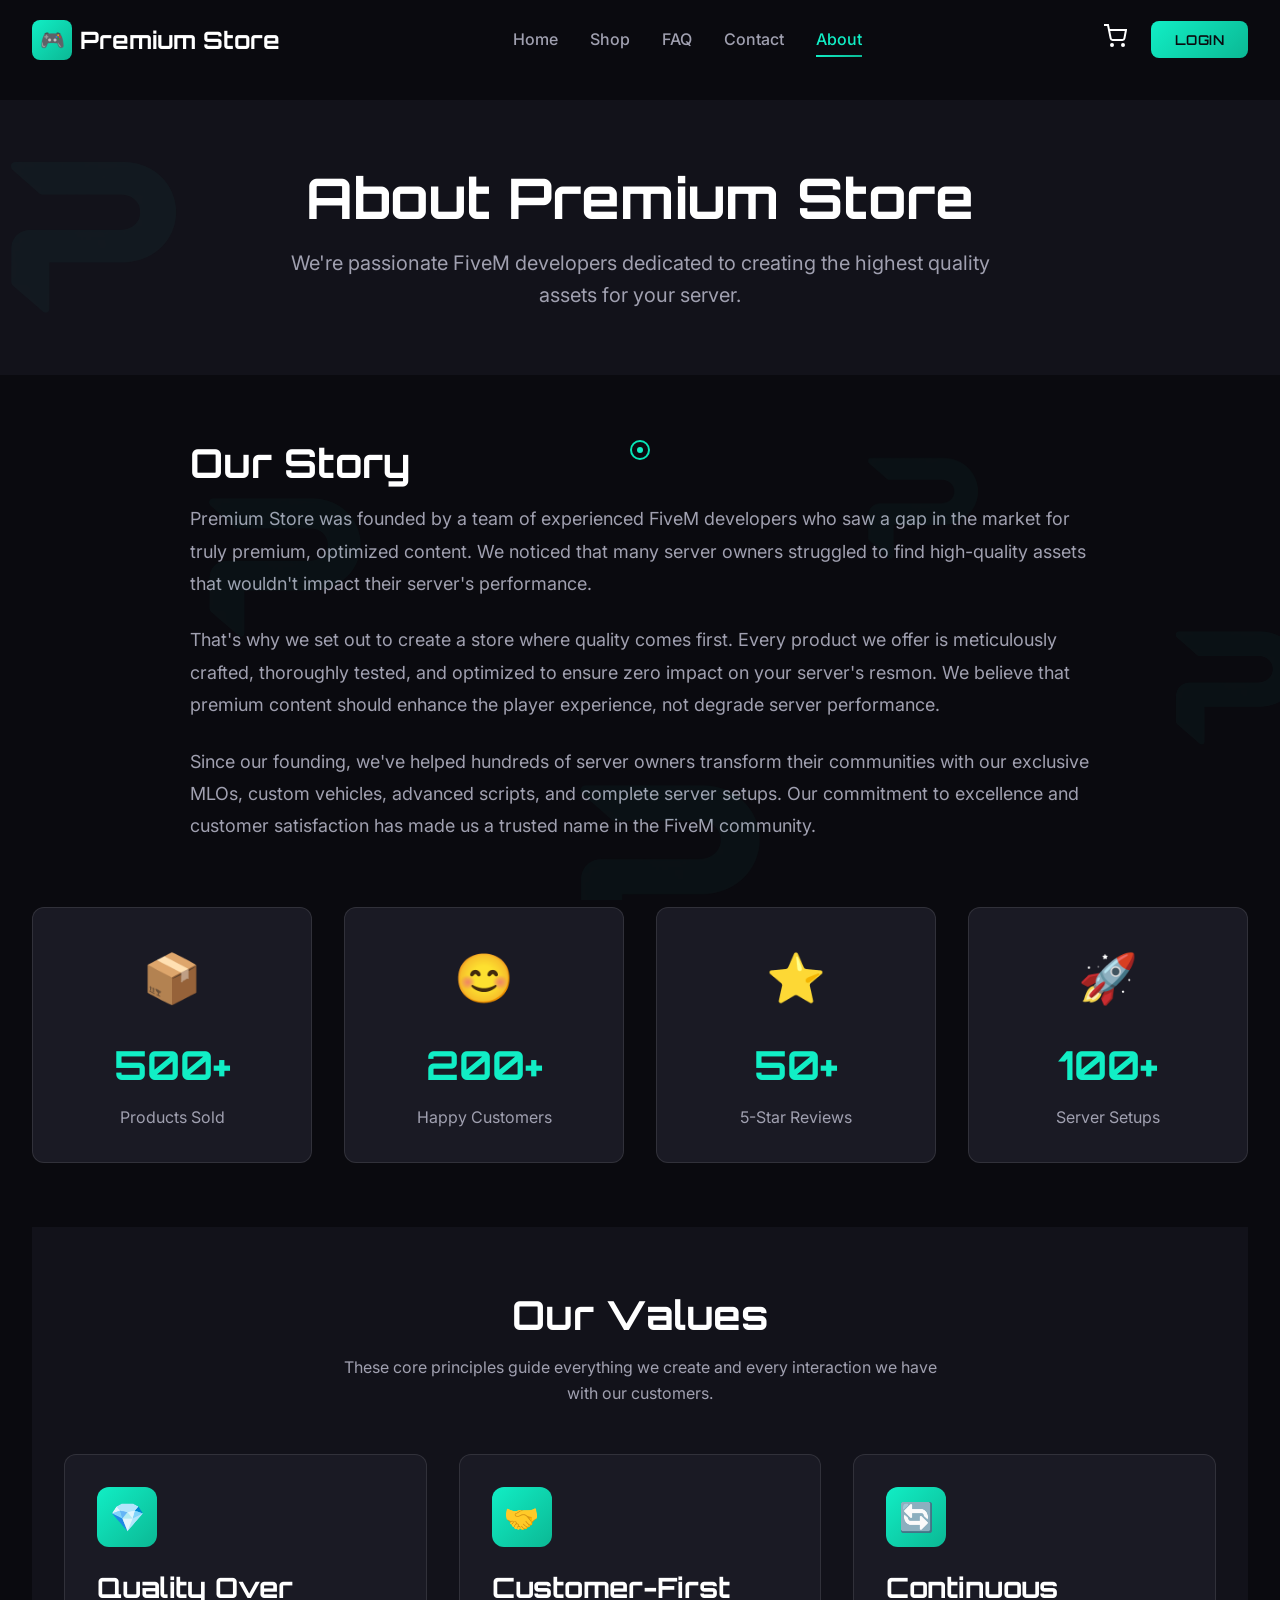
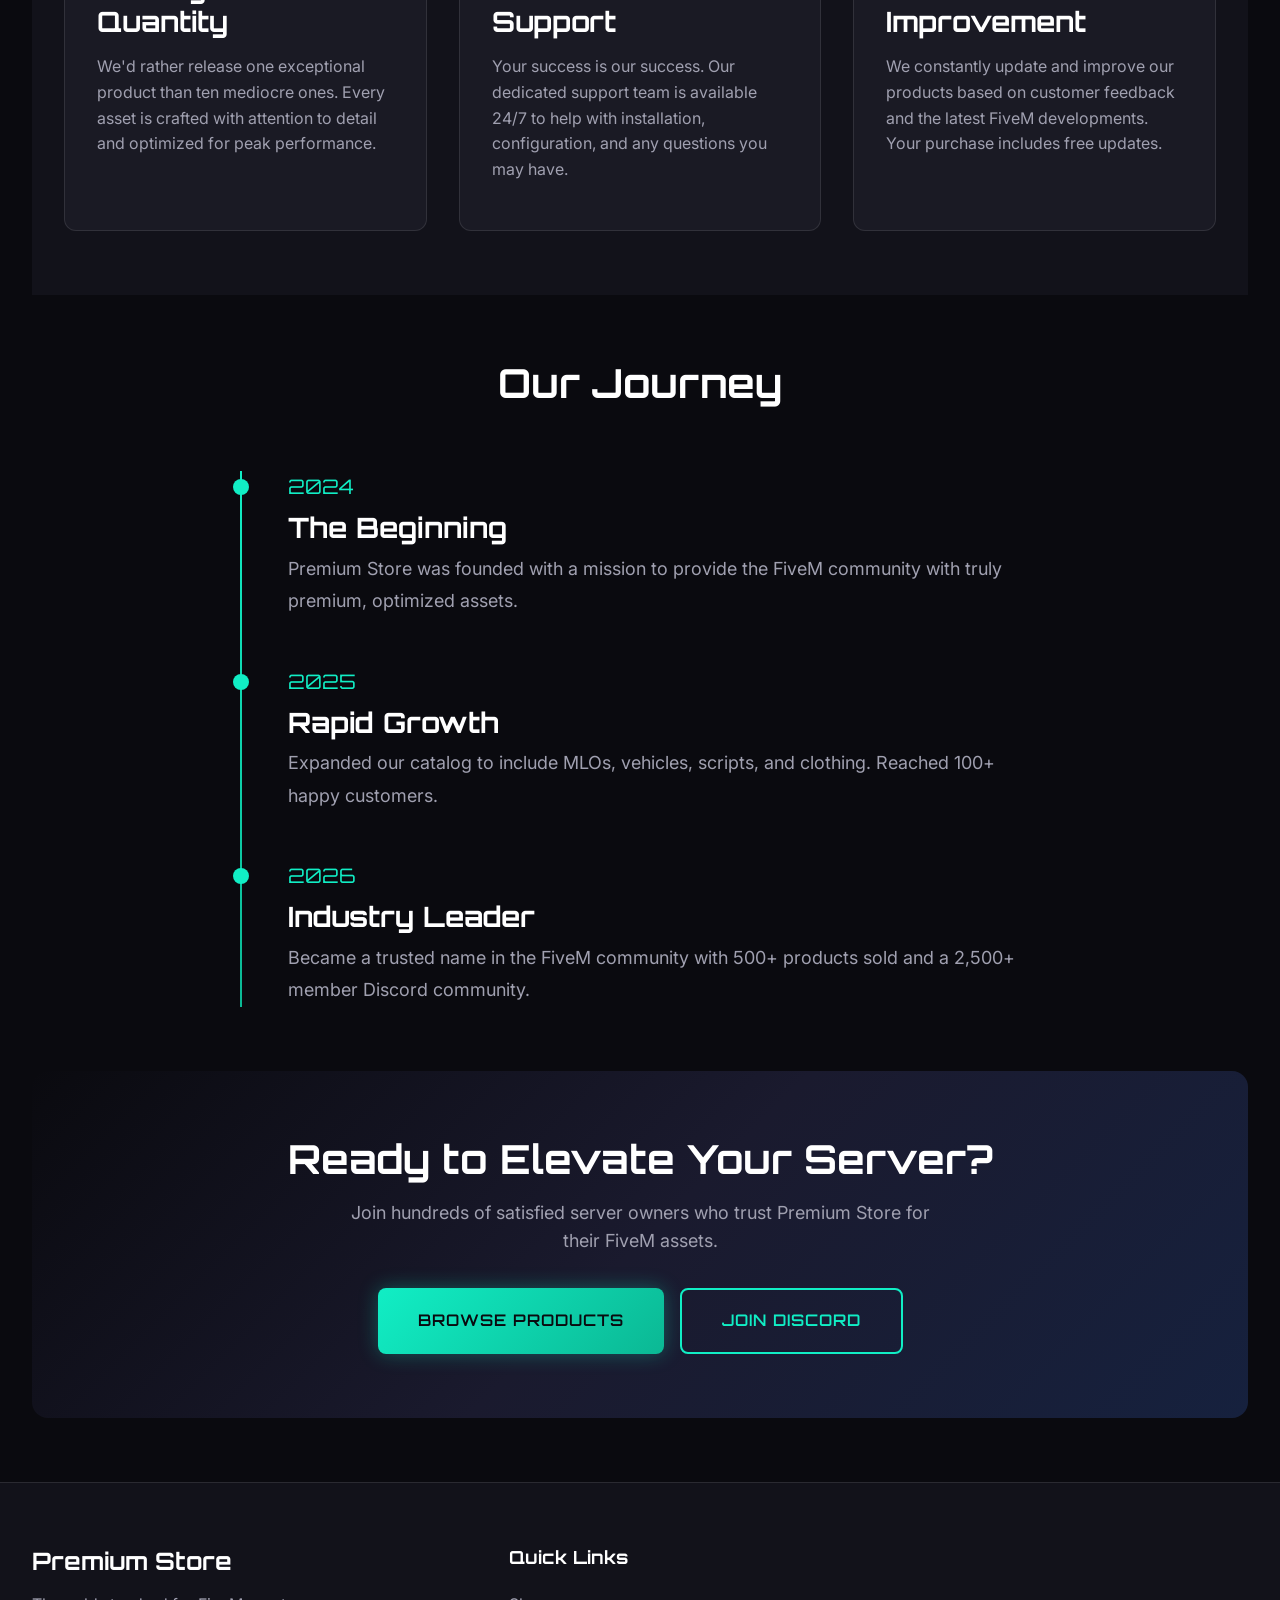
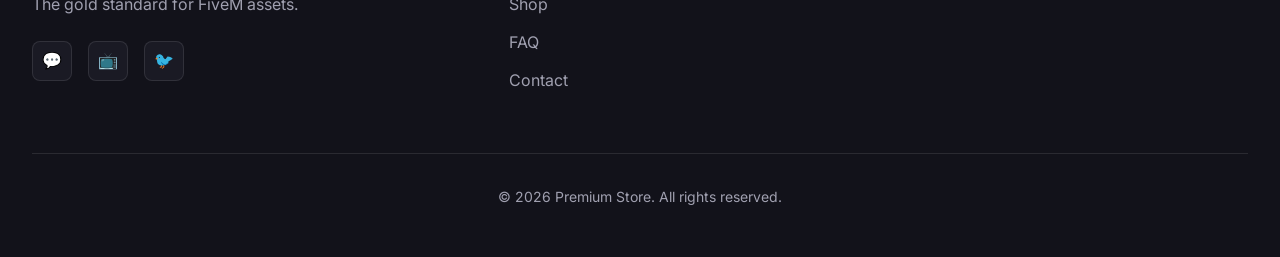
<file: premium-store/about.html>
<!DOCTYPE html>
<html lang="en">
<head>
  <meta charset="UTF-8">
  <meta name="viewport" content="width=device-width, initial-scale=1.0">
  <meta name="description" content="Learn about Premium Store - Your trusted source for premium FiveM assets.">
  <title>About Us - Premium Store</title>
  <link rel="preconnect" href="https://fonts.googleapis.com">
  <link rel="preconnect" href="https://fonts.gstatic.com" crossorigin>
  <link href="https://fonts.googleapis.com/css2?family=Orbitron:wght@400;500;600;700;800;900&family=Inter:wght@300;400;500;600;700&display=swap" rel="stylesheet">
  <link rel="stylesheet" href="css/style.css">
  <link rel="stylesheet" href="css/components.css">
  <link rel="stylesheet" href="css/auth.css">
  <style>
    .about-page {
      padding-top: 100px;
    }

    .about-hero {
      text-align: center;
      padding: 4rem 0;
      background: var(--bg-secondary);
      margin-bottom: 4rem;
    }

    .about-content {
      max-width: 900px;
      margin: 0 auto;
    }

    .about-content p {
      font-size: 1.125rem;
      line-height: 1.8;
      margin-bottom: 1.5rem;
    }

    .stats-grid {
      display: grid;
      grid-template-columns: repeat(auto-fit, minmax(200px, 1fr));
      gap: 2rem;
      margin: 4rem 0;
    }

    .stat-card {
      background: var(--bg-card);
      border: 1px solid var(--border-color);
      border-radius: 12px;
      padding: 2rem;
      text-align: center;
      transition: all var(--transition-normal);
    }

    .stat-card:hover {
      border-color: var(--accent-primary);
      transform: translateY(-4px);
      box-shadow: var(--shadow-glow);
    }

    .stat-icon {
      font-size: 3rem;
      margin-bottom: 1rem;
    }

    .stat-number {
      font-family: 'Orbitron', sans-serif;
      font-size: 2.5rem;
      font-weight: 700;
      color: var(--accent-primary);
      margin-bottom: 0.5rem;
    }

    .stat-label {
      color: var(--text-secondary);
      font-size: 1rem;
    }

    .values-section {
      background: var(--bg-secondary);
      padding: 4rem 0;
      margin: 4rem 0;
    }

    .values-grid {
      display: grid;
      grid-template-columns: repeat(auto-fit, minmax(280px, 1fr));
      gap: 2rem;
      margin-top: 3rem;
    }

    .value-card {
      background: var(--bg-card);
      border: 1px solid var(--border-color);
      border-radius: 12px;
      padding: 2rem;
    }

    .value-icon {
      width: 60px;
      height: 60px;
      background: var(--gradient-primary);
      border-radius: 12px;
      display: flex;
      align-items: center;
      justify-content: center;
      font-size: 1.75rem;
      margin-bottom: 1.5rem;
    }

    .value-card h3 {
      margin-bottom: 1rem;
    }

    .timeline {
      position: relative;
      max-width: 800px;
      margin: 4rem auto;
      padding-left: 3rem;
    }

    .timeline::before {
      content: '';
      position: absolute;
      left: 0;
      top: 0;
      bottom: 0;
      width: 2px;
      background: var(--gradient-primary);
    }

    .timeline-item {
      position: relative;
      margin-bottom: 3rem;
    }

    .timeline-item::before {
      content: '';
      position: absolute;
      left: -3rem;
      top: 0.5rem;
      width: 16px;
      height: 16px;
      background: var(--accent-primary);
      border-radius: 50%;
      margin-left: -7px;
    }

    .timeline-year {
      font-family: 'Orbitron', sans-serif;
      font-size: 1.25rem;
      color: var(--accent-primary);
      margin-bottom: 0.5rem;
    }

    .timeline-content h3 {
      margin-bottom: 0.5rem;
    }

    .cta-section {
      text-align: center;
      padding: 4rem 2rem;
      background: var(--gradient-hero);
      border-radius: 16px;
      margin: 4rem 0;
    }

    .cta-section h2 {
      margin-bottom: 1rem;
    }

    .cta-section p {
      font-size: 1.125rem;
      margin-bottom: 2rem;
      max-width: 600px;
      margin-left: auto;
      margin-right: auto;
    }
  </style>
</head>
<body>
  <!-- Custom Cursor -->
  <div class="custom-cursor"></div>
  <div class="cursor-dot"></div>
  
  <!-- Navigation -->
  <nav class="navbar">
    <div class="container">
      <a href="index.html" class="navbar-brand">
        <div class="brand-icon">🎮</div>
        <span>Premium Store</span>
      </a>
      
      <ul class="navbar-menu">
        <li><a href="index.html">Home</a></li>
        <li><a href="shop.html">Shop</a></li>
        <li><a href="faq.html">FAQ</a></li>
        <li><a href="contact.html">Contact</a></li>
        <li><a href="about.html" class="active">About</a></li>
      </ul>

      <div class="navbar-actions">
        <div class="cart-icon">
          <svg width="24" height="24" viewBox="0 0 24 24" fill="none" stroke="currentColor" stroke-width="2">
            <circle cx="9" cy="21" r="1"></circle>
            <circle cx="20" cy="21" r="1"></circle>
            <path d="M1 1h4l2.68 13.39a2 2 0 0 0 2 1.61h9.72a2 2 0 0 0 2-1.61L23 6H6"></path>
          </svg>
          <span class="cart-count" style="display: none;">0</span>
        </div>
        
        <!-- Auth Button / Profile Dropdown -->
        <div class="auth-container">
          <button class="auth-btn" id="authBtn">Login</button>
          <div class="profile-dropdown" id="profileDropdown" style="display: none;">
            <div class="profile-trigger" id="profileTrigger">
              <div class="profile-avatar">U</div>
              <span class="profile-username">Username</span>
            </div>
            <div class="dropdown-menu">
              <a href="#" class="dropdown-item">👤 My Profile</a>
              <a href="#" class="dropdown-item">📦 My Orders</a>
              <a href="#" class="dropdown-item">⚙️ Settings</a>
              <div class="dropdown-divider"></div>
              <a href="#" class="dropdown-item logout-btn">🚪 Logout</a>
            </div>
          </div>
        </div>
        
        <div class="menu-toggle">
          <span></span>
          <span></span>
          <span></span>
        </div>
      </div>
    </div>
  </nav>

  <!-- Cart Sidebar -->
  <div class="cart-overlay"></div>
  <div class="cart-sidebar">
    <div class="cart-header">
      <h3>Shopping Cart</h3>
      <button class="modal-close cart-close">&times;</button>
    </div>
    <div class="cart-items"></div>
    <div class="cart-footer">
      <div class="cart-total">
        <span>Total:</span>
        <span class="cart-total-price">€0.00</span>
      </div>
      <div class="currency-converter">
        <span class="converter-label">Also in:</span>
        <div class="converter-values">
          <span class="converter-value" id="usd-value">$0.00 USD</span>
          <span class="converter-value" id="rs-value">₹0.00 RS</span>
          <span class="converter-value" id="bdt-value">৳0.00 BDT</span>
        </div>
      </div>
      <button class="checkout-btn" onclick="alert('Checkout coming soon!')">Proceed to Checkout</button>
    </div>
  </div>

  <!-- About Page -->
  <section class="about-page">
    <div class="about-hero">
      <div class="container">
        <h1>About Premium Store</h1>
        <p style="font-size: 1.25rem; max-width: 700px; margin: 0 auto;">
          We're passionate FiveM developers dedicated to creating the highest quality assets for your server.
        </p>
      </div>
    </div>

    <div class="container">
      <div class="about-content">
        <h2>Our Story</h2>
        <p>
          Premium Store was founded by a team of experienced FiveM developers who saw a gap in the market for truly premium, optimized content. We noticed that many server owners struggled to find high-quality assets that wouldn't impact their server's performance.
        </p>
        <p>
          That's why we set out to create a store where quality comes first. Every product we offer is meticulously crafted, thoroughly tested, and optimized to ensure zero impact on your server's resmon. We believe that premium content should enhance the player experience, not degrade server performance.
        </p>
        <p>
          Since our founding, we've helped hundreds of server owners transform their communities with our exclusive MLOs, custom vehicles, advanced scripts, and complete server setups. Our commitment to excellence and customer satisfaction has made us a trusted name in the FiveM community.
        </p>
      </div>

      <!-- Stats -->
      <div class="stats-grid">
        <div class="stat-card scroll-animate">
          <div class="stat-icon">📦</div>
          <div class="stat-number">500+</div>
          <div class="stat-label">Products Sold</div>
        </div>
        <div class="stat-card scroll-animate">
          <div class="stat-icon">😊</div>
          <div class="stat-number">200+</div>
          <div class="stat-label">Happy Customers</div>
        </div>
        <div class="stat-card scroll-animate">
          <div class="stat-icon">⭐</div>
          <div class="stat-number">50+</div>
          <div class="stat-label">5-Star Reviews</div>
        </div>
        <div class="stat-card scroll-animate">
          <div class="stat-icon">🚀</div>
          <div class="stat-number">100+</div>
          <div class="stat-label">Server Setups</div>
        </div>
      </div>

      <!-- Values -->
      <div class="values-section">
        <div class="container">
          <h2 class="text-center">Our Values</h2>
          <p class="text-center" style="max-width: 600px; margin: 0 auto;">
            These core principles guide everything we create and every interaction we have with our customers.
          </p>
          
          <div class="values-grid">
            <div class="value-card scroll-animate">
              <div class="value-icon">💎</div>
              <h3>Quality Over Quantity</h3>
              <p>We'd rather release one exceptional product than ten mediocre ones. Every asset is crafted with attention to detail and optimized for peak performance.</p>
            </div>
            
            <div class="value-card scroll-animate">
              <div class="value-icon">🤝</div>
              <h3>Customer-First Support</h3>
              <p>Your success is our success. Our dedicated support team is available 24/7 to help with installation, configuration, and any questions you may have.</p>
            </div>
            
            <div class="value-card scroll-animate">
              <div class="value-icon">🔄</div>
              <h3>Continuous Improvement</h3>
              <p>We constantly update and improve our products based on customer feedback and the latest FiveM developments. Your purchase includes free updates.</p>
            </div>
          </div>
        </div>
      </div>

      <!-- Journey -->
      <div class="about-content">
        <h2 class="text-center">Our Journey</h2>
        
        <div class="timeline">
          <div class="timeline-item scroll-animate">
            <div class="timeline-year">2024</div>
            <div class="timeline-content">
              <h3>The Beginning</h3>
              <p>Premium Store was founded with a mission to provide the FiveM community with truly premium, optimized assets.</p>
            </div>
          </div>
          
          <div class="timeline-item scroll-animate">
            <div class="timeline-year">2025</div>
            <div class="timeline-content">
              <h3>Rapid Growth</h3>
              <p>Expanded our catalog to include MLOs, vehicles, scripts, and clothing. Reached 100+ happy customers.</p>
            </div>
          </div>
          
          <div class="timeline-item scroll-animate">
            <div class="timeline-year">2026</div>
            <div class="timeline-content">
              <h3>Industry Leader</h3>
              <p>Became a trusted name in the FiveM community with 500+ products sold and a 2,500+ member Discord community.</p>
            </div>
          </div>
        </div>
      </div>

      <!-- CTA -->
      <div class="cta-section scroll-animate">
        <h2>Ready to Elevate Your Server?</h2>
        <p>Join hundreds of satisfied server owners who trust Premium Store for their FiveM assets.</p>
        <div style="display: flex; gap: 1rem; justify-content: center; flex-wrap: wrap;">
          <a href="shop.html" class="btn btn-primary btn-large">Browse Products</a>
          <a href="https://discord.gg/422q6dPwVw" target="_blank" class="btn btn-secondary btn-large">Join Discord</a>
        </div>
      </div>
    </div>
  </section>

  <!-- Footer -->
  <footer class="footer">
    <div class="container">
      <div class="footer-grid">
        <div class="footer-brand">
          <h3>Premium Store</h3>
          <p>The gold standard for FiveM assets.</p>
          <div class="social-links">
            <a href="#" class="social-link">💬</a>
            <a href="#" class="social-link">📺</a>
            <a href="#" class="social-link">🐦</a>
          </div>
        </div>
        
        <div class="footer-section">
          <h4>Quick Links</h4>
          <ul class="footer-links">
            <li><a href="shop.html">Shop</a></li>
            <li><a href="faq.html">FAQ</a></li>
            <li><a href="contact.html">Contact</a></li>
          </ul>
        </div>
      </div>
      
      <div class="footer-bottom">
        <p>&copy; 2026 Premium Store. All rights reserved.</p>
      </div>
    </div>
  </footer>

  <!-- Auth Modal -->
<div class="modal auth-modal" id="authModal">
    <div class="modal-content auth-content">
      <button class="modal-close" id="authModalClose">&times;</button>
      
      <div class="auth-header">
        <h2>Welcome to Premium Store</h2>
        <p>Choose your login method to continue</p>
      </div>
      
      <div class="oauth-buttons">
        <button type="button" class="oauth-btn discord-btn" onclick="loginWithDiscord()">
          <span>Login with Discord</span>
        </button>
        
        <button type="button" class="oauth-btn cfx-btn" onclick="loginWithCFX()">
          <img src="assets/images/cfx.png" alt="CFX">
          <span>Login with CFX</span>
        </button>
      </div>
      
      <p class="auth-note">By logging in, you agree to our <a href="terms-of-service.html" class="auth-link">Terms of Service</a> and <a href="privacy-policy.html" class="auth-link">Privacy Policy</a></p>
    </div>
  </div>

  <script src="js/database.js"></script>
  <script src="js/auth.js"></script>
  <script src="js/main.js"></script>
</body>
</html>
</file>
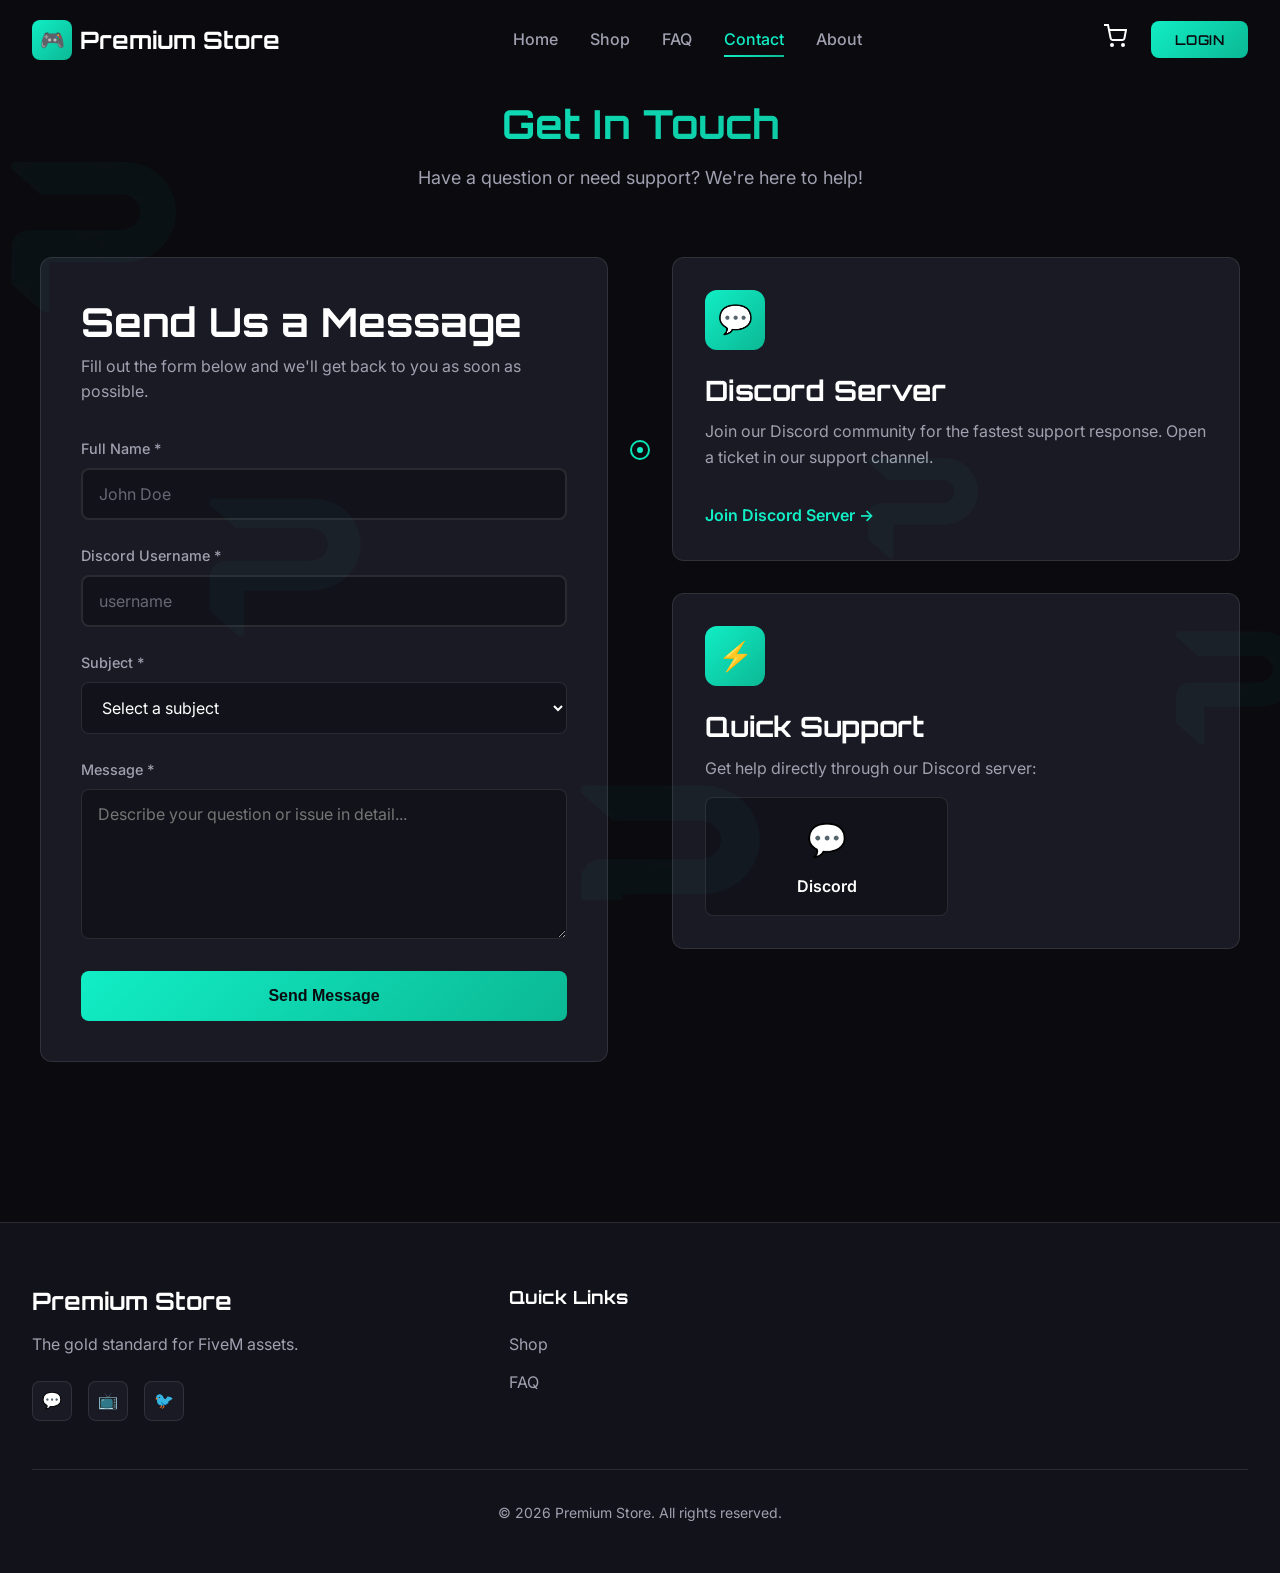
<file: premium-store/contact.html>
<!DOCTYPE html>
<html lang="en">
<head>
  <meta charset="UTF-8">
  <meta name="viewport" content="width=device-width, initial-scale=1.0">
  <meta name="description" content="Contact Premium Store - Get in touch with our support team.">
  <title>Contact Us - Premium Store</title>
  <link rel="preconnect" href="https://fonts.googleapis.com">
  <link rel="preconnect" href="https://fonts.gstatic.com" crossorigin>
  <link href="https://fonts.googleapis.com/css2?family=Orbitron:wght@400;500;600;700;800;900&family=Inter:wght@300;400;500;600;700&display=swap" rel="stylesheet">
  <link rel="stylesheet" href="css/style.css">
  <link rel="stylesheet" href="css/components.css">
  <link rel="stylesheet" href="css/auth.css">
  <style>
    .contact-page {
      padding-top: 100px;
    }

    .contact-grid {
      display: grid;
      grid-template-columns: 1fr 1fr;
      gap: 4rem;
      max-width: 1200px;
      margin: 0 auto;
    }

    .contact-form-container {
      background: var(--bg-card);
      border: 1px solid var(--border-color);
      border-radius: 12px;
      padding: 2.5rem;
    }

    .contact-form-container h2 {
      margin-bottom: 0.5rem;
    }

    .contact-form-container > p {
      margin-bottom: 2rem;
    }

    .form-group {
      margin-bottom: 1.5rem;
    }

    .form-group label {
      display: block;
      margin-bottom: 0.5rem;
      color: var(--text-secondary);
      font-weight: 500;
    }

    .form-group input,
    .form-group select,
    .form-group textarea {
      width: 100%;
      padding: 0.875rem 1rem;
      background: var(--bg-secondary);
      border: 1px solid var(--border-color);
      border-radius: 8px;
      color: var(--text-primary);
      font-family: 'Inter', sans-serif;
      font-size: 1rem;
      transition: all var(--transition-fast);
    }

    .form-group input:focus,
    .form-group select:focus,
    .form-group textarea:focus {
      outline: none;
      border-color: var(--accent-primary);
      box-shadow: 0 0 0 3px rgba(0, 212, 255, 0.1);
    }

    .form-group textarea {
      min-height: 150px;
      resize: vertical;
    }

    .submit-btn {
      width: 100%;
      padding: 1rem;
      background: var(--gradient-primary);
      color: var(--bg-primary);
      border: none;
      border-radius: 8px;
      font-weight: 700;
      font-size: 1rem;
      cursor: pointer;
      transition: all var(--transition-fast);
    }

    .submit-btn:hover {
      box-shadow: var(--shadow-glow);
      transform: translateY(-2px);
    }

    .contact-info {
      display: flex;
      flex-direction: column;
      gap: 2rem;
    }

    .info-card {
      background: var(--bg-card);
      border: 1px solid var(--border-color);
      border-radius: 12px;
      padding: 2rem;
      transition: all var(--transition-normal);
    }

    .info-card:hover {
      border-color: var(--accent-primary);
      transform: translateY(-4px);
      box-shadow: var(--shadow-glow);
    }

    .info-icon {
      width: 60px;
      height: 60px;
      background: var(--gradient-primary);
      border-radius: 12px;
      display: flex;
      align-items: center;
      justify-content: center;
      font-size: 1.75rem;
      margin-bottom: 1.5rem;
    }

    .info-card h3 {
      margin-bottom: 0.75rem;
    }

    .info-card p {
      margin-bottom: 1rem;
    }

    .info-link {
      display: inline-flex;
      align-items: center;
      gap: 0.5rem;
      color: var(--accent-primary);
      font-weight: 600;
      transition: all var(--transition-fast);
    }

    .info-link:hover {
      gap: 0.75rem;
    }

    .response-time {
      background: rgba(0, 212, 255, 0.1);
      border: 1px solid var(--accent-primary);
      border-radius: 8px;
      padding: 1rem 1.5rem;
      margin-top: 1rem;
    }

    .response-time strong {
      color: var(--accent-primary);
    }

    .contact-methods {
      display: grid;
      grid-template-columns: repeat(2, 1fr);
      gap: 1rem;
      margin-top: 1rem;
    }

    .method-btn {
      padding: 1rem;
      background: var(--bg-secondary);
      border: 1px solid var(--border-color);
      border-radius: 8px;
      text-align: center;
      transition: all var(--transition-fast);
      cursor: pointer;
    }

    .method-btn:hover {
      border-color: var(--accent-primary);
      background: var(--bg-card);
    }

    .method-icon {
      font-size: 2rem;
      margin-bottom: 0.5rem;
    }

    .method-label {
      font-weight: 600;
      color: var(--text-primary);
    }

    @media (max-width: 992px) {
      .contact-grid {
        grid-template-columns: 1fr;
        gap: 3rem;
      }
    }

    @media (max-width: 576px) {
      .contact-methods {
        grid-template-columns: 1fr;
      }
    }
  </style>
</head>
<body>
  <!-- Custom Cursor -->
  <div class="custom-cursor"></div>
  <div class="cursor-dot"></div>
  
  <!-- Navigation -->
  <nav class="navbar">
    <div class="container">
      <a href="index.html" class="navbar-brand">
        <div class="brand-icon">🎮</div>
        <span>Premium Store</span>
      </a>
      
      <ul class="navbar-menu">
        <li><a href="index.html">Home</a></li>
        <li><a href="shop.html">Shop</a></li>
        <li><a href="faq.html">FAQ</a></li>
        <li><a href="contact.html" class="active">Contact</a></li>
        <li><a href="about.html">About</a></li>
      </ul>

      <div class="navbar-actions">
        <div class="cart-icon">
          <svg width="24" height="24" viewBox="0 0 24 24" fill="none" stroke="currentColor" stroke-width="2">
            <circle cx="9" cy="21" r="1"></circle>
            <circle cx="20" cy="21" r="1"></circle>
            <path d="M1 1h4l2.68 13.39a2 2 0 0 0 2 1.61h9.72a2 2 0 0 0 2-1.61L23 6H6"></path>
          </svg>
          <span class="cart-count" style="display: none;">0</span>
        </div>
        
        <!-- Auth Button / Profile Dropdown -->
        <div class="auth-container">
          <button class="auth-btn" id="authBtn">Login</button>
          <div class="profile-dropdown" id="profileDropdown" style="display: none;">
            <div class="profile-trigger" id="profileTrigger">
              <div class="profile-avatar">U</div>
              <span class="profile-username">Username</span>
            </div>
            <div class="dropdown-menu">
              <a href="#" class="dropdown-item">👤 My Profile</a>
              <a href="#" class="dropdown-item">📦 My Orders</a>
              <a href="#" class="dropdown-item">⚙️ Settings</a>
              <div class="dropdown-divider"></div>
              <a href="#" class="dropdown-item logout-btn">🚪 Logout</a>
            </div>
          </div>
        </div>
        
        <div class="menu-toggle">
          <span></span>
          <span></span>
          <span></span>
        </div>
      </div>
    </div>
  </nav>

  <!-- Cart Sidebar -->
  <div class="cart-overlay"></div>
  <div class="cart-sidebar">
    <div class="cart-header">
      <h3>Shopping Cart</h3>
      <button class="modal-close cart-close">&times;</button>
    </div>
    <div class="cart-items"></div>
    <div class="cart-footer">
      <div class="cart-total">
        <span>Total:</span>
        <span class="cart-total-price">€0.00</span>
      </div>
      <div class="currency-converter">
        <span class="converter-label">Also in:</span>
        <div class="converter-values">
          <span class="converter-value" id="usd-value">$0.00 USD</span>
          <span class="converter-value" id="rs-value">₹0.00 RS</span>
          <span class="converter-value" id="bdt-value">৳0.00 BDT</span>
        </div>
      </div>
      <button class="checkout-btn" onclick="alert('Checkout coming soon!')">Proceed to Checkout</button>
    </div>
  </div>

  <!-- Contact Page -->
  <section class="contact-page section">
    <div class="container">
      <div class="section-header">
        <h2>Get In Touch</h2>
        <p>Have a question or need support? We're here to help!</p>
      </div>

      <div class="contact-grid">
        <!-- Contact Form -->
        <div class="contact-form-container scroll-animate">
          <h2>Send Us a Message</h2>
          <p>Fill out the form below and we'll get back to you as soon as possible.</p>
          
          <form id="contact-form">
            <div class="form-group">
              <label for="name">Full Name *</label>
              <input type="text" id="name" name="name" required placeholder="John Doe">
            </div>

            <div class="form-group">
              <label for="discord">Discord Username *</label>
              <input type="text" id="discord" name="discord" required placeholder="username">
            </div>

            <div class="form-group">
              <label for="subject">Subject *</label>
              <select id="subject" name="subject" required>
                <option value="">Select a subject</option>
                <option value="support">Technical Support</option>
                <option value="pre-sale">Pre-Sale Question</option>
                <option value="custom">Custom Work Request</option>
                <option value="refund">Refund Request</option>
                <option value="bug">Bug Report</option>
                <option value="other">Other</option>
              </select>
            </div>

            <div class="form-group">
              <label for="message">Message *</label>
              <textarea id="message" name="message" required placeholder="Describe your question or issue in detail..."></textarea>
            </div>

            <button type="submit" class="submit-btn">Send Message</button>
          </form>
        </div>

        <!-- Contact Info -->
        <div class="contact-info">
          <div class="info-card scroll-animate">
            <div class="info-icon">💬</div>
            <h3>Discord Server</h3>
            <p>Join our Discord community for the fastest support response. Open a ticket in our support channel.</p>
            <a href="https://discord.gg/422q6dPwVw" target="_blank" class="info-link" style="margin-top: 1rem;">
              Join Discord Server →
            </a>
          </div>

          <div class="info-card scroll-animate">
            <div class="info-icon">⚡</div>
            <h3>Quick Support</h3>
            <p>Get help directly through our Discord server:</p>
            <div class="contact-methods" style="margin-top: 1rem;">
              <div class="method-btn" onclick="window.open('https://discord.gg/422q6dPwVw', '_blank')">
                <div class="method-icon">💬</div>
                <div class="method-label">Discord</div>
              </div>
            </div>
          </div>
        </div>
      </div>
    </div>
  </section>

  <!-- Footer -->
  <footer class="footer">
    <div class="container">
      <div class="footer-grid">
        <div class="footer-brand">
          <h3>Premium Store</h3>
          <p>The gold standard for FiveM assets.</p>
          <div class="social-links">
            <a href="#" class="social-link">💬</a>
            <a href="#" class="social-link">📺</a>
            <a href="#" class="social-link">🐦</a>
          </div>
        </div>
        
        <div class="footer-section">
          <h4>Quick Links</h4>
          <ul class="footer-links">
            <li><a href="shop.html">Shop</a></li>
            <li><a href="faq.html">FAQ</a></li>
          </ul>
        </div>
      </div>
      
      <div class="footer-bottom">
        <p>&copy; 2026 Premium Store. All rights reserved.</p>
      </div>
    </div>
  </footer>

  <!-- Auth Modal -->
<div class="modal auth-modal" id="authModal">
    <div class="modal-content auth-content">
      <button class="modal-close" id="authModalClose">&times;</button>
      
      <div class="auth-header">
        <h2>Welcome to Premium Store</h2>
        <p>Choose your login method to continue</p>
      </div>
      
      <div class="oauth-buttons">
        <button type="button" class="oauth-btn discord-btn" onclick="loginWithDiscord()">
          <span>Login with Discord</span>
        </button>
        
        <button type="button" class="oauth-btn cfx-btn" onclick="loginWithCFX()">
          <img src="assets/images/cfx.png" alt="CFX">
          <span>Login with CFX</span>
        </button>
      </div>
      
      <p class="auth-note">By logging in, you agree to our <a href="terms-of-service.html" class="auth-link">Terms of Service</a> and <a href="privacy-policy.html" class="auth-link">Privacy Policy</a></p>
    </div>
  </div>

  <script src="js/database.js"></script>
  <script src="js/auth.js"></script>
  <script src="js/main.js"></script>
  <script>
    // Discord Webhook Configuration
    const DISCORD_WEBHOOK_URL = 'https://discord.com/api/webhooks/1492761279184764988/N1s7csIbQHXG6NcgfMOFf3-kT7A9PnWjiaATyZF8e-M7plzQBS8HuL-UNVaHknOWnGwd';

    // Contact Form Submission with Discord Webhook
    document.addEventListener('DOMContentLoaded', () => {
      const contactForm = document.getElementById('contact-form');
      
      contactForm.addEventListener('submit', async (e) => {
        e.preventDefault();
        
        // Get form data
        const formData = {
          name: document.getElementById('name').value,
          discord: document.getElementById('discord').value,
          subject: document.getElementById('subject').value,
          message: document.getElementById('message').value,
          timestamp: new Date().toISOString()
        };

        // Send to Discord webhook
        await sendToDiscordWebhook(formData);
        
        showToast('Message sent successfully! We\'ll get back to you soon.', 5000);
        
        // Reset form
        contactForm.reset();
      });
    });

    async function sendToDiscordWebhook(formData) {
      // Subject mapping for better display
      const subjectLabels = {
        'support': 'Technical Support',
        'pre-sale': 'Pre-Sale Question',
        'custom': 'Custom Work Request',
        'refund': 'Refund Request',
        'bug': 'Bug Report',
        'other': 'Other'
      };

      const embed = {
        title: '📨 New Contact Form Submission',
        color: 0x11eec5, // Teal color matching theme
        fields: [
          {
            name: '👤 Name',
            value: formData.name || 'Not provided',
            inline: true
          },
          {
            name: '💬 Discord',
            value: formData.discord || 'Not provided',
            inline: true
          },
          {
            name: '📝 Subject',
            value: subjectLabels[formData.subject] || formData.subject,
            inline: false
          },
          {
            name: '📄 Message',
            value: formData.message.length > 1024 ? formData.message.substring(0, 1021) + '...' : formData.message,
            inline: false
          }
        ],
        footer: {
          text: 'Premium Store Contact Form'
        },
        timestamp: formData.timestamp
      };

      const payload = {
        username: 'Premium Store Contact Bot',
        avatar_url: 'https://your-logo-url-here.png',
        embeds: [embed]
      };

      try {
        // Check if webhook URL is configured
        if (DISCORD_WEBHOOK_URL === 'YOUR_DISCORD_WEBHOOK_URL_HERE') {
          console.log('Discord webhook not configured. Form data:', formData);
          return;
        }

        const response = await fetch(DISCORD_WEBHOOK_URL, {
          method: 'POST',
          headers: {
            'Content-Type': 'application/json'
          },
          body: JSON.stringify(payload)
        });

        if (!response.ok) {
          throw new Error('Failed to send webhook');
        }

        console.log('Message sent to Discord successfully');
      } catch (error) {
        console.error('Error sending to Discord:', error);
        // Still show success to user even if webhook fails
      }
    }
  </script>
</body>
</html>
</file>
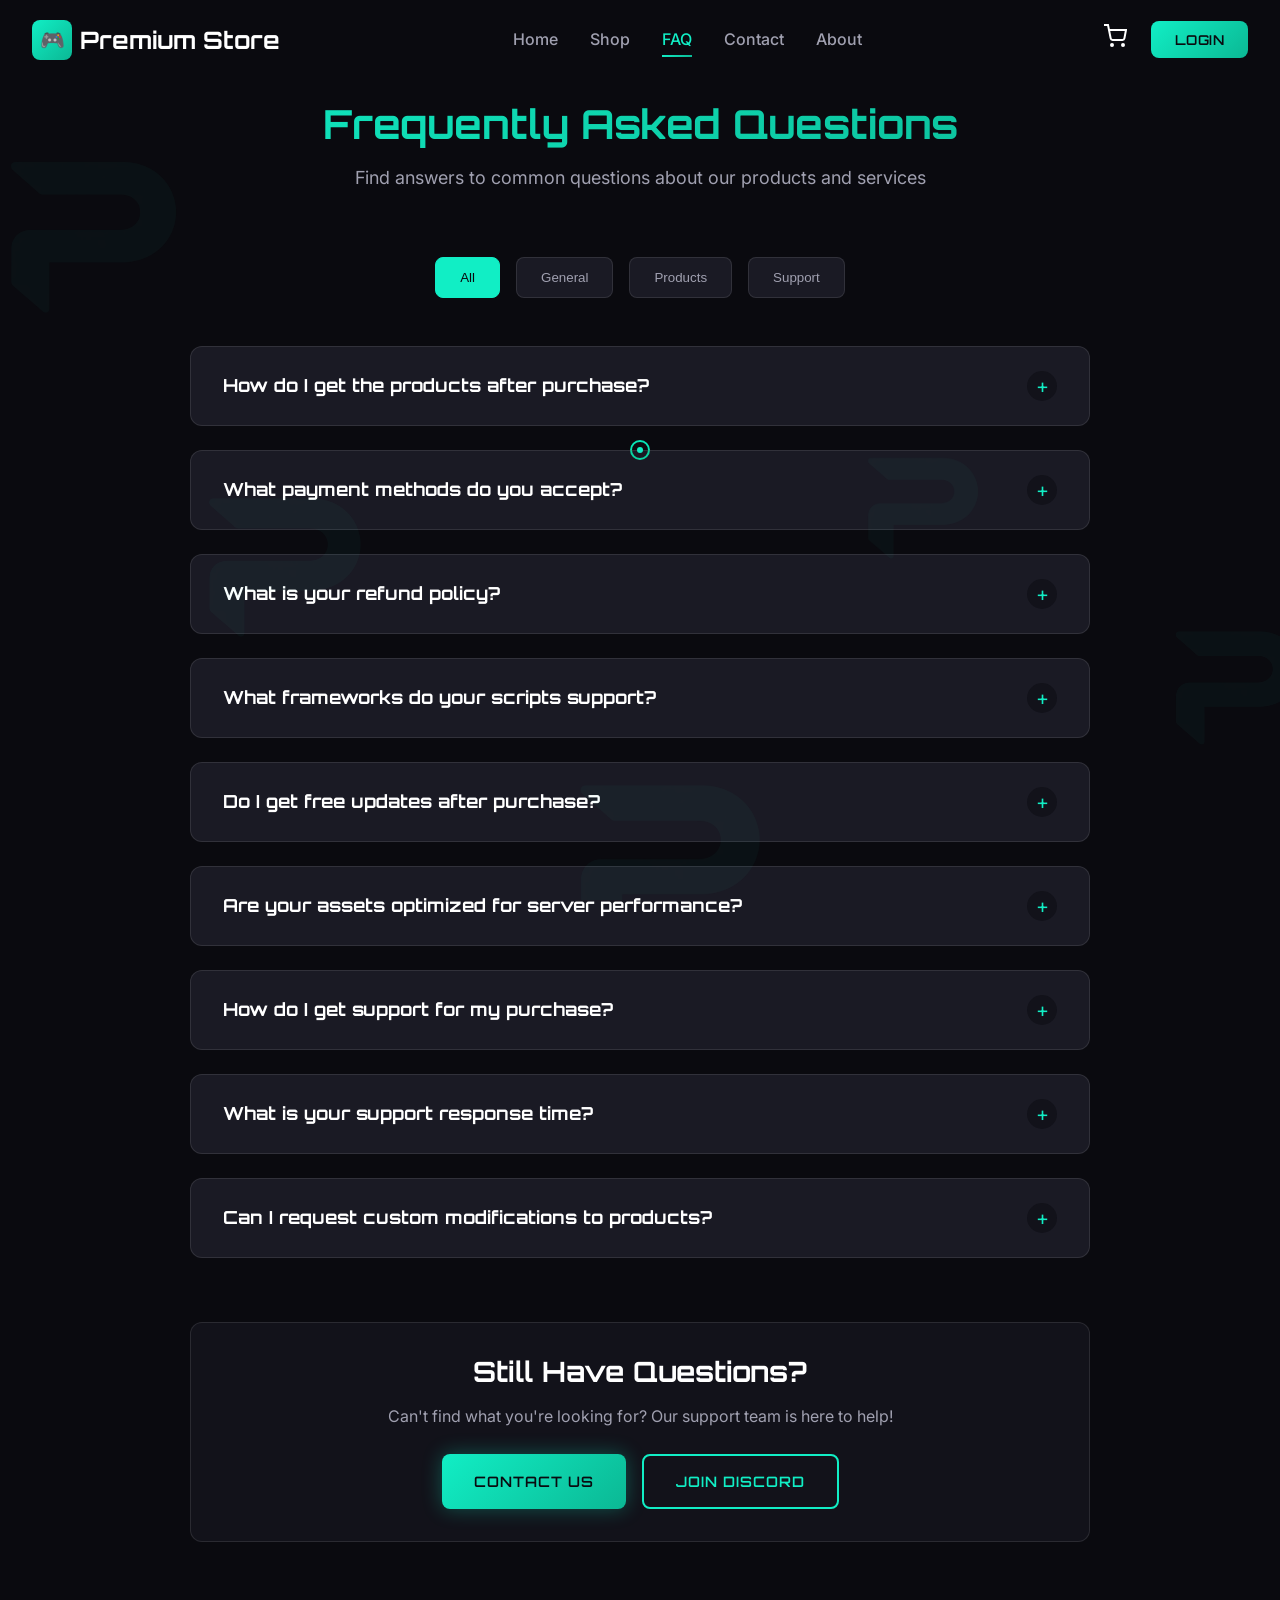
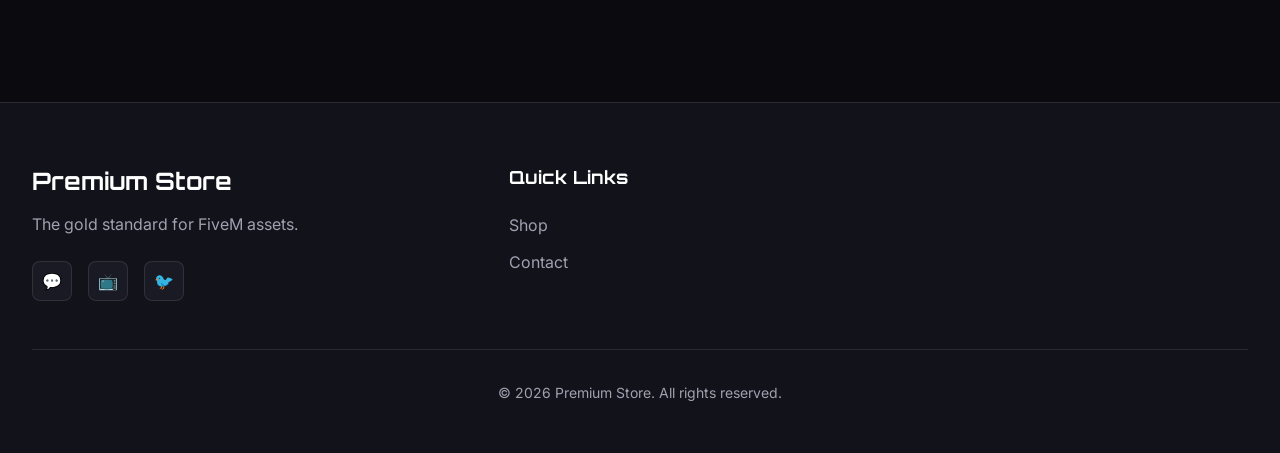
<file: premium-store/faq.html>
<!DOCTYPE html>
<html lang="en">
<head>
  <meta charset="UTF-8">
  <meta name="viewport" content="width=device-width, initial-scale=1.0">
  <meta name="description" content="Frequently asked questions about Premium Store - FiveM Premium Assets.">
  <title>FAQ - Premium Store</title>
  <link rel="preconnect" href="https://fonts.googleapis.com">
  <link rel="preconnect" href="https://fonts.gstatic.com" crossorigin>
  <link href="https://fonts.googleapis.com/css2?family=Orbitron:wght@400;500;600;700;800;900&family=Inter:wght@300;400;500;600;700&display=swap" rel="stylesheet">
  <link rel="stylesheet" href="css/style.css">
  <link rel="stylesheet" href="css/components.css">
  <link rel="stylesheet" href="css/auth.css">
  <style>
    .faq-page {
      padding-top: 100px;
    }

    .faq-container {
      max-width: 900px;
      margin: 0 auto;
    }

    .faq-item {
      background: var(--bg-card);
      border: 1px solid var(--border-color);
      border-radius: 12px;
      margin-bottom: 1.5rem;
      overflow: hidden;
      transition: all var(--transition-normal);
    }

    .faq-item:hover {
      border-color: var(--accent-primary);
    }

    .faq-question {
      padding: 1.5rem 2rem;
      cursor: pointer;
      display: flex;
      align-items: center;
      justify-content: space-between;
      gap: 1rem;
      user-select: none;
    }

    .faq-question h3 {
      margin: 0;
      font-size: 1.125rem;
      flex: 1;
    }

    .faq-icon {
      width: 30px;
      height: 30px;
      background: var(--bg-secondary);
      border-radius: 50%;
      display: flex;
      align-items: center;
      justify-content: center;
      font-size: 1.25rem;
      color: var(--accent-primary);
      transition: transform var(--transition-fast);
      flex-shrink: 0;
    }

    .faq-item.active .faq-icon {
      transform: rotate(45deg);
    }

    .faq-answer {
      max-height: 0;
      overflow: hidden;
      transition: max-height var(--transition-normal);
    }

    .faq-item.active .faq-answer {
      max-height: 500px;
    }

    .faq-answer-content {
      padding: 0 2rem 1.5rem;
      color: var(--text-secondary);
      line-height: 1.8;
    }

    .faq-answer-content p {
      margin-bottom: 1rem;
    }

    .faq-answer-content ul {
      margin-left: 1.5rem;
      margin-bottom: 1rem;
    }

    .faq-answer-content li {
      margin-bottom: 0.5rem;
    }

    .faq-categories {
      display: flex;
      gap: 1rem;
      margin-bottom: 3rem;
      flex-wrap: wrap;
      justify-content: center;
    }

    .faq-category-btn {
      padding: 0.75rem 1.5rem;
      background: var(--bg-card);
      border: 1px solid var(--border-color);
      border-radius: 8px;
      color: var(--text-secondary);
      cursor: pointer;
      transition: all var(--transition-fast);
      font-weight: 500;
    }

    .faq-category-btn:hover,
    .faq-category-btn.active {
      background: var(--accent-primary);
      border-color: var(--accent-primary);
      color: var(--bg-primary);
    }

    .support-box {
      background: var(--bg-secondary);
      border: 1px solid var(--border-color);
      border-radius: 12px;
      padding: 2rem;
      margin-top: 4rem;
      text-align: center;
    }

    .support-box h3 {
      margin-bottom: 1rem;
    }

    .support-box p {
      margin-bottom: 1.5rem;
    }
  </style>
</head>
<body>
  <!-- Custom Cursor -->
  <div class="custom-cursor"></div>
  <div class="cursor-dot"></div>
  
  <!-- Navigation -->
  <nav class="navbar">
    <div class="container">
      <a href="index.html" class="navbar-brand">
        <div class="brand-icon">🎮</div>
        <span>Premium Store</span>
      </a>
      
      <ul class="navbar-menu">
        <li><a href="index.html">Home</a></li>
        <li><a href="shop.html">Shop</a></li>
        <li><a href="faq.html" class="active">FAQ</a></li>
        <li><a href="contact.html">Contact</a></li>
        <li><a href="about.html">About</a></li>
      </ul>

      <div class="navbar-actions">
        <div class="cart-icon">
          <svg width="24" height="24" viewBox="0 0 24 24" fill="none" stroke="currentColor" stroke-width="2">
            <circle cx="9" cy="21" r="1"></circle>
            <circle cx="20" cy="21" r="1"></circle>
            <path d="M1 1h4l2.68 13.39a2 2 0 0 0 2 1.61h9.72a2 2 0 0 0 2-1.61L23 6H6"></path>
          </svg>
          <span class="cart-count" style="display: none;">0</span>
        </div>
        
        <!-- Auth Button / Profile Dropdown -->
        <div class="auth-container">
          <button class="auth-btn" id="authBtn">Login</button>
          <div class="profile-dropdown" id="profileDropdown" style="display: none;">
            <div class="profile-trigger" id="profileTrigger">
              <div class="profile-avatar">U</div>
              <span class="profile-username">Username</span>
            </div>
            <div class="dropdown-menu">
              <a href="#" class="dropdown-item">👤 My Profile</a>
              <a href="#" class="dropdown-item">📦 My Orders</a>
              <a href="#" class="dropdown-item">⚙️ Settings</a>
              <div class="dropdown-divider"></div>
              <a href="#" class="dropdown-item logout-btn">🚪 Logout</a>
            </div>
          </div>
        </div>
        
        <div class="menu-toggle">
          <span></span>
          <span></span>
          <span></span>
        </div>
      </div>
    </div>
  </nav>

  <!-- Cart Sidebar -->
  <div class="cart-overlay"></div>
  <div class="cart-sidebar">
    <div class="cart-header">
      <h3>Shopping Cart</h3>
      <button class="modal-close cart-close">&times;</button>
    </div>
    <div class="cart-items"></div>
    <div class="cart-footer">
      <div class="cart-total">
        <span>Total:</span>
        <span class="cart-total-price">€0.00</span>
      </div>
      <div class="currency-converter">
        <span class="converter-label">Also in:</span>
        <div class="converter-values">
          <span class="converter-value" id="usd-value">$0.00 USD</span>
          <span class="converter-value" id="rs-value">₹0.00 RS</span>
          <span class="converter-value" id="bdt-value">৳0.00 BDT</span>
        </div>
      </div>
      <button class="checkout-btn" onclick="alert('Checkout coming soon!')">Proceed to Checkout</button>
    </div>
  </div>

  <!-- FAQ Page -->
  <section class="faq-page section">
    <div class="container">
      <div class="section-header">
        <h2>Frequently Asked Questions</h2>
        <p>Find answers to common questions about our products and services</p>
      </div>

      <div class="faq-container">
        <div class="faq-categories">
          <button class="faq-category-btn active" data-category="all">All</button>
          <button class="faq-category-btn" data-category="general">General</button>
          <button class="faq-category-btn" data-category="products">Products</button>
          <button class="faq-category-btn" data-category="support">Support</button>
        </div>

        <!-- General FAQs -->
        <div class="faq-item" data-category="general">
          <div class="faq-question">
            <h3>How do I get the products after purchase?</h3>
            <div class="faq-icon">+</div>
          </div>
          <div class="faq-answer">
            <div class="faq-answer-content">
              <p>After completing your purchase, you'll receive instant access to download your files in your Cfx account. Each product comes with detailed installation instructions. Here's the general process:</p>
              <ul>
                <li>Download the product files from your Cfx assets portal</li>
                <li>Extract the archive to your server's resources folder</li>
                <li>Add the resource to your server.cfg file</li>
                <li>Restart your server or run the refresh command</li>
                <li>Start the resource using "ensure [resource-name]"</li>
              </ul>
              <p>If you encounter any issues, our support team is available 24/7 on Discord to help you through the installation process.</p>
            </div>
          </div>
        </div>

        <div class="faq-item" data-category="general">
          <div class="faq-question">
            <h3>What payment methods do you accept?</h3>
            <div class="faq-icon">+</div>
          </div>
          <div class="faq-answer">
            <div class="faq-answer-content">
              <p>We accept multiple payment methods for your convenience:</p>
              <ul>
                <li><strong>PayPal:</strong> Secure and widely trusted</li>
                <li><strong>Credit/Debit Cards:</strong> Visa, Mastercard, American Express</li>
                <li><strong>Cryptocurrency:</strong> Bitcoin, Ethereum (coming soon)</li>
                <li><strong>Discord Nitro:</strong> Select regions only</li>
              </ul>
              <p>All transactions are processed securely through our payment partners. You'll receive your files immediately after payment confirmation.</p>
            </div>
          </div>
        </div>

        <div class="faq-item" data-category="general">
          <div class="faq-question">
            <h3>What is your refund policy?</h3>
            <div class="faq-icon">+</div>
          </div>
          <div class="faq-answer">
            <div class="faq-answer-content">
              <p>We want you to be completely satisfied with your purchase. Our refund policy is as follows:</p>
              <ul>
                <li><strong>24-hour refund window:</strong> Request a refund within a day of purchase</li>
                <li><strong>Valid reasons:</strong> Product doesn't work as described, major bugs not disclosed</li>
                <li><strong>Digital products:</strong> Due to the nature of digital products, refunds are evaluated case-by-case</li>
              </ul>
              <p>To request a refund, open a support ticket on our Discord server with your order details and reason for the refund. Our team will review your request within 24-48 hours.</p>
            </div>
          </div>
        </div>

        <!-- Product FAQs -->
        <div class="faq-item" data-category="products">
          <div class="faq-question">
            <h3>What frameworks do your scripts support?</h3>
            <div class="faq-icon">+</div>
          </div>
          <div class="faq-answer">
            <div class="faq-answer-content">
              <p>Our scripts support the most popular FiveM frameworks:</p>
              <ul>
                <li><strong>QB-Core:</strong> Full compatibility with latest version</li>
                <li><strong>ESX:</strong> Supported on selected scripts (check product page)</li>
                <li><strong>QBOX:</strong> Many scripts work with QBOX frameworks</li>
                <li><strong>Standalone:</strong> Some scripts are framework-agnostic</li>
              </ul>
              <p>Each product page clearly indicates which frameworks are supported. If you're unsure, feel free to ask our support team before purchasing.</p>
            </div>
          </div>
        </div>

        <div class="faq-item" data-category="products">
          <div class="faq-question">
            <h3>Do I get free updates after purchase?</h3>
            <div class="faq-icon">+</div>
          </div>
          <div class="faq-answer">
            <div class="faq-answer-content">
              <p>Yes! All our products come with free lifetime updates. When we release improvements, bug fixes, or new features:</p>
              <ul>
                <li>You'll be notified via Discord</li>
                <li>Updated files will be available in your account portal</li>
                <li>Update instructions are included with each release</li>
                <li>Major updates include migration guides if needed</li>
              </ul>
              <p>We continuously improve our products based on customer feedback and FiveM platform updates.</p>
            </div>
          </div>
        </div>

        <div class="faq-item" data-category="products">
          <div class="faq-question">
            <h3>Are your assets optimized for server performance?</h3>
            <div class="faq-icon">+</div>
          </div>
          <div class="faq-answer">
            <div class="faq-answer-content">
              <p>Absolutely! Optimization is one of our core principles:</p>
              <ul>
                <li><strong>MLOs:</strong> Optimized LODs, proper occlusion, minimal draw calls</li>
                <li><strong>Vehicles:</strong> Reasonable poly counts, optimized textures, custom handling</li>
                <li><strong>Scripts:</strong> Zero resmon impact when idle, efficient code structure</li>
                <li><strong>Clothing:</strong> Optimized textures, proper streaming</li>
              </ul>
              <p>Every product is tested on live servers before release to ensure it meets our performance standards. We typically aim for less than 0.01ms resmon for scripts.</p>
            </div>
          </div>
        </div>

        <!-- Support FAQs -->
        <div class="faq-item" data-category="support">
          <div class="faq-question">
            <h3>How do I get support for my purchase?</h3>
            <div class="faq-icon">+</div>
          </div>
          <div class="faq-answer">
            <div class="faq-answer-content">
              <!-- <p>We offer multiple support channels:</p> -->
              <p>Our support channels:</p>
              <ul>
                <li><strong>Discord (Recommended):</strong> Join our server and open a support ticket</li>
                <!-- <li><strong>Email:</strong> support@premiumstor.com</li> -->
                <li><strong>Response Time:</strong> Typically within 24 hours. But we are trying to respond within 1-4 hours during business hours</li>
              </ul>
              <p>When opening a ticket, please include:</p>
              <ul>
                <li>Your order number</li>
                <li>Product name and version</li>
                <li>Detailed description of the issue</li>
                <li>Screenshots or videos (if applicable)</li>
                <li>Server framework and version</li>
              </ul>
            </div>
          </div>
        </div>

        <div class="faq-item" data-category="support">
          <div class="faq-question">
            <h3>What is your support response time?</h3>
            <div class="faq-icon">+</div>
          </div>
          <div class="faq-answer">
            <div class="faq-answer-content">
              <p>We pride ourselves on fast, helpful support:</p>
              <ul>
                <li><strong>Business Hours (9 AM - 11 PM EST):</strong> 1-2 hour response time</li>
                <li><strong>Off Hours:</strong> 4-8 hour response time</li>
                <li><strong>Urgent Issues:</strong> Priority support available for critical bugs</li>
              </ul>
              <p>Our support team consists of experienced developers who can help with installation, configuration, and troubleshooting. We're committed to resolving your issues as quickly as possible.</p>
            </div>
          </div>
        </div>

        <div class="faq-item" data-category="support">
          <div class="faq-question">
            <h3>Can I request custom modifications to products?</h3>
            <div class="faq-icon">+</div>
          </div>
          <div class="faq-answer">
            <div class="faq-answer-content">
              <p>Yes! We offer custom modification services for an additional fee:</p>
              <ul>
                <li><strong>Minor changes:</strong> Color swaps, text changes, small adjustments</li>
                <li><strong>Major modifications:</strong> Custom features, framework conversion, integration</li>
                <li><strong>Completely custom work:</strong> Bespoke assets built from scratch</li>
              </ul>
              <p>To request custom work, open a support ticket on Discord with your requirements. We'll provide a quote and timeline based on the scope of work. Custom work typically takes 3-14 days depending on complexity.</p>
            </div>
          </div>
        </div>

        <!-- Support Box -->
        <div class="support-box scroll-animate">
          <h3>Still Have Questions?</h3>
          <p>Can't find what you're looking for? Our support team is here to help!</p>
          <div style="display: flex; gap: 1rem; justify-content: center; flex-wrap: wrap;">
            <a href="contact.html" class="btn btn-primary">Contact Us</a>
            <a href="https://discord.gg/422q6dPwVw" target="_blank" class="btn btn-secondary">Join Discord</a>
          </div>
        </div>
      </div>
    </div>
  </section>

  <!-- Footer -->
  <footer class="footer">
    <div class="container">
      <div class="footer-grid">
        <div class="footer-brand">
          <h3>Premium Store</h3>
          <p>The gold standard for FiveM assets.</p>
          <div class="social-links">
            <a href="#" class="social-link">💬</a>
            <a href="#" class="social-link">📺</a>
            <a href="#" class="social-link">🐦</a>
          </div>
        </div>
        
        <div class="footer-section">
          <h4>Quick Links</h4>
          <ul class="footer-links">
            <li><a href="shop.html">Shop</a></li>
            <li><a href="contact.html">Contact</a></li>
          </ul>
        </div>
      </div>
      
      <div class="footer-bottom">
        <p>&copy; 2026 Premium Store. All rights reserved.</p>
      </div>
    </div>
  </footer>

  <!-- Auth Modal -->
<div class="modal auth-modal" id="authModal">
    <div class="modal-content auth-content">
      <button class="modal-close" id="authModalClose">&times;</button>
      
      <div class="auth-header">
        <h2>Welcome to Premium Store</h2>
        <p>Choose your login method to continue</p>
      </div>
      
      <div class="oauth-buttons">
        <button type="button" class="oauth-btn discord-btn" onclick="loginWithDiscord()">
          <span>Login with Discord</span>
        </button>
        
        <button type="button" class="oauth-btn cfx-btn" onclick="loginWithCFX()">
          <img src="assets/images/cfx.png" alt="CFX">
          <span>Login with CFX</span>
        </button>
      </div>
      
      <p class="auth-note">By logging in, you agree to our <a href="terms-of-service.html" class="auth-link">Terms of Service</a> and <a href="privacy-policy.html" class="auth-link">Privacy Policy</a></p>
    </div>
  </div>

  <script src="js/database.js"></script>
  <script src="js/auth.js"></script>
  <script src="js/main.js"></script>
  <script>
    // FAQ Accordion
    document.addEventListener('DOMContentLoaded', () => {
      const faqItems = document.querySelectorAll('.faq-item');
      
      faqItems.forEach(item => {
        const question = item.querySelector('.faq-question');
        question.addEventListener('click', () => {
          const isActive = item.classList.contains('active');
          
          // Close all items
          faqItems.forEach(i => i.classList.remove('active'));
          
          // Open clicked item if it wasn't active
          if (!isActive) {
            item.classList.add('active');
          }
        });
      });

      // Category filtering
      const categoryBtns = document.querySelectorAll('.faq-category-btn');
      categoryBtns.forEach(btn => {
        btn.addEventListener('click', () => {
          const category = btn.dataset.category;
          
          // Update active button
          categoryBtns.forEach(b => b.classList.remove('active'));
          btn.classList.add('active');
          
          // Filter FAQs
          faqItems.forEach(item => {
            if (category === 'all' || item.dataset.category === category) {
              item.style.display = 'block';
            } else {
              item.style.display = 'none';
            }
          });
        });
      });
    });
  </script>
</body>
</html>
</file>
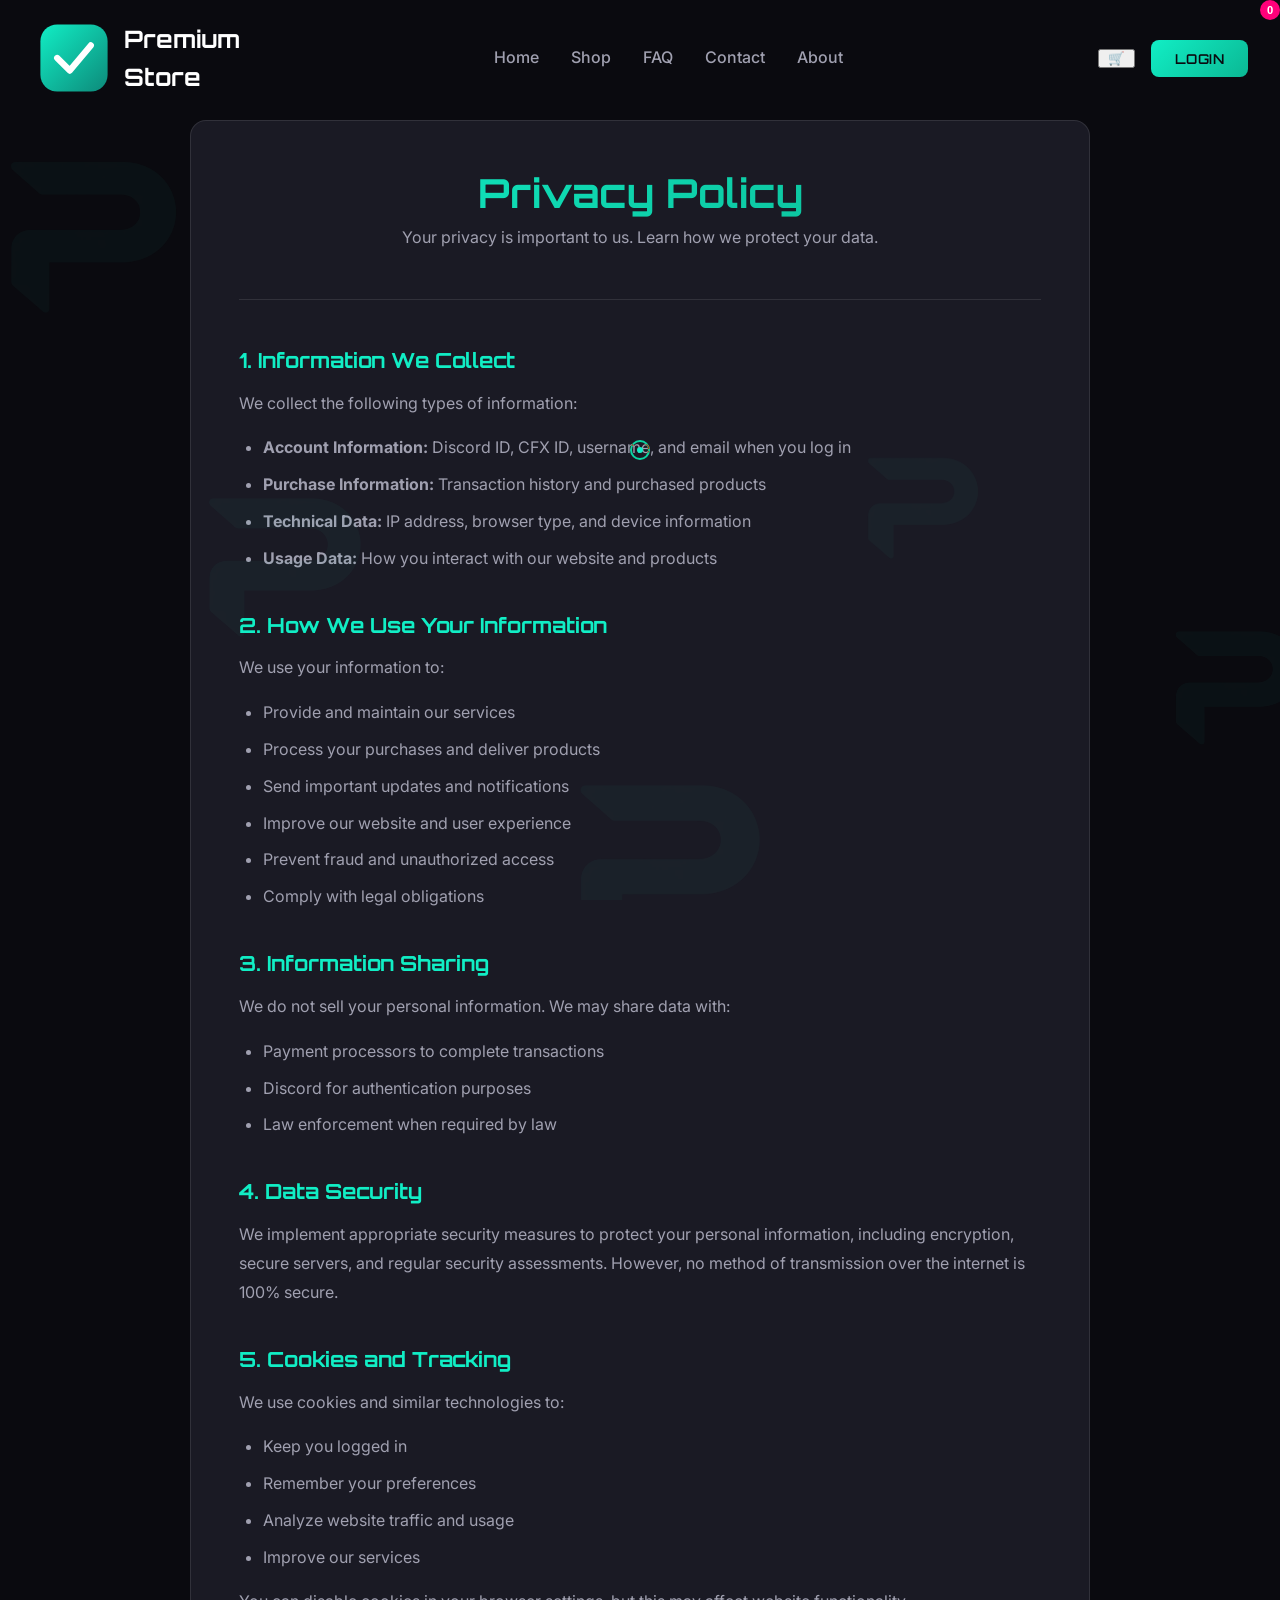
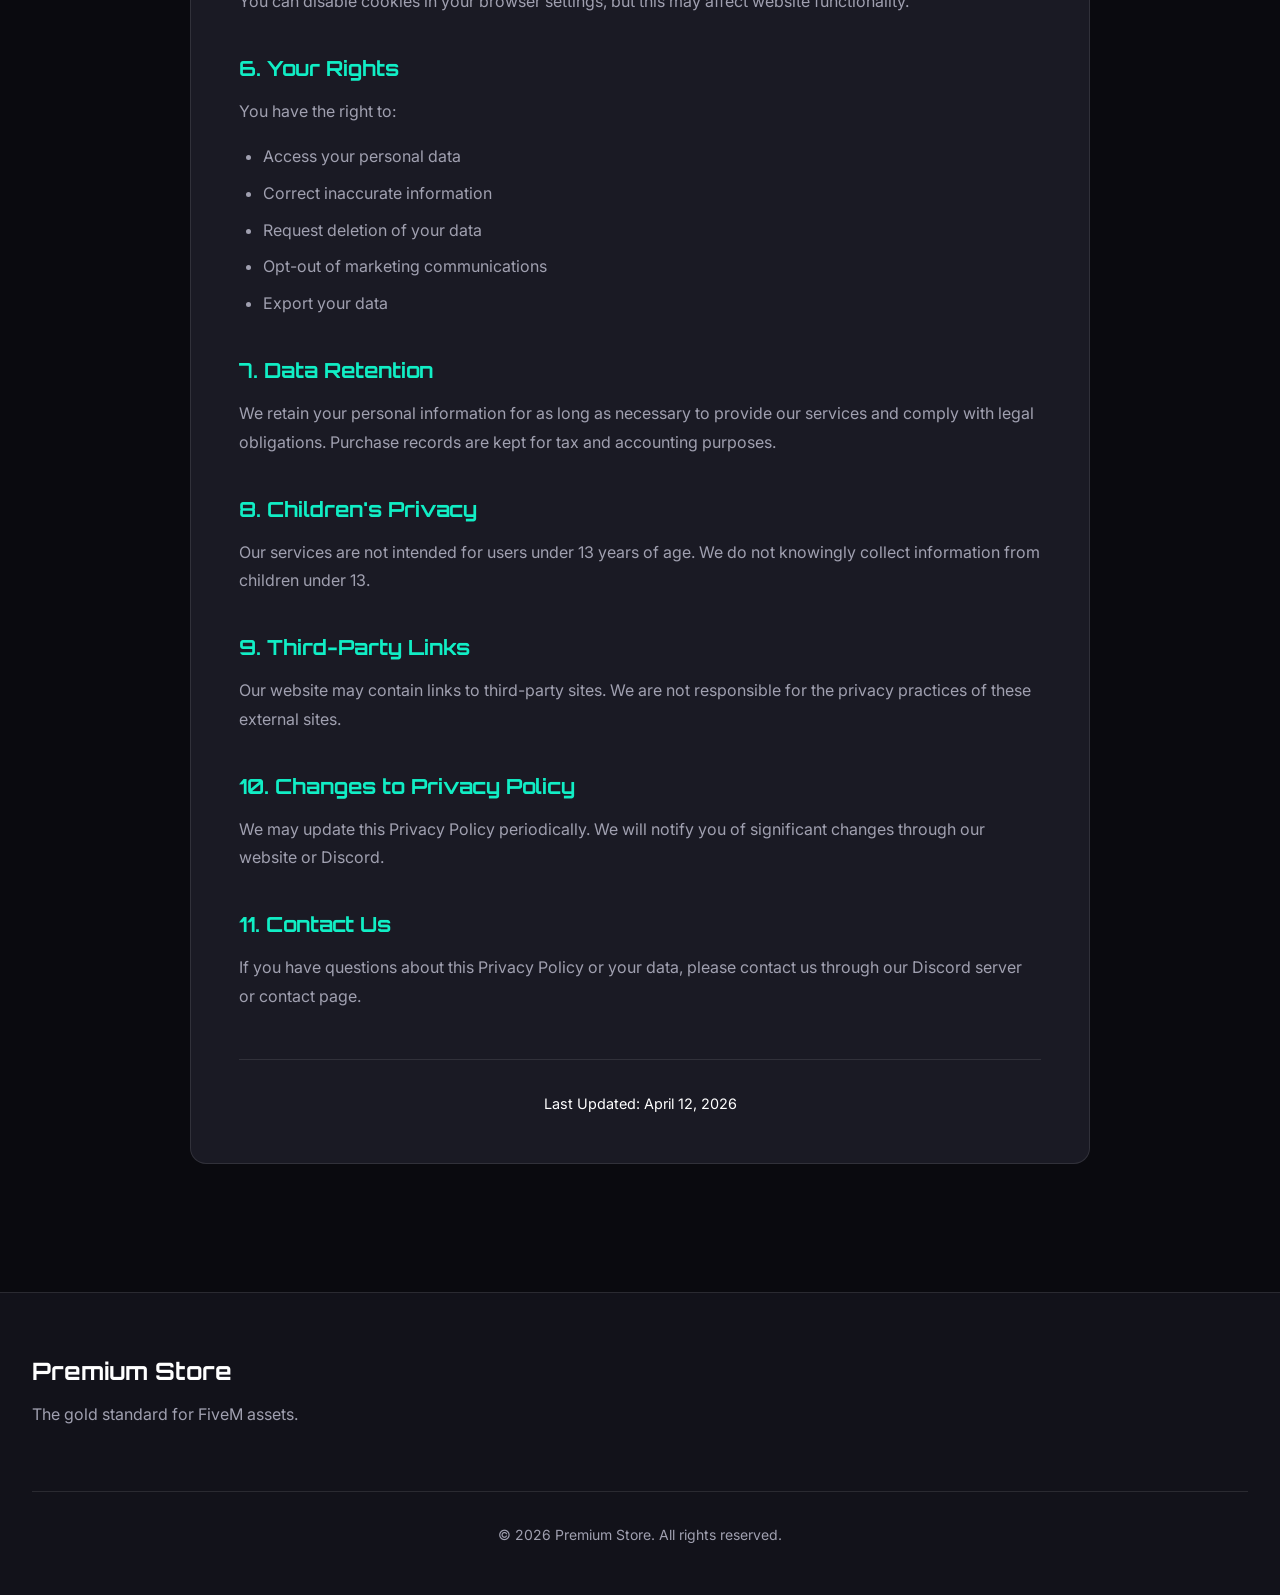
<file: premium-store/privacy-policy.html>
<!DOCTYPE html>
<html lang="en">
<head>
  <meta charset="UTF-8">
  <meta name="viewport" content="width=device-width, initial-scale=1.0">
  <meta name="description" content="Privacy Policy - Premium Store FiveM Assets">
  <title>Privacy Policy - Premium Store</title>
  <link rel="preconnect" href="https://fonts.googleapis.com">
  <link rel="preconnect" href="https://fonts.gstatic.com" crossorigin>
  <link href="https://fonts.googleapis.com/css2?family=Orbitron:wght@400;500;600;700;800;900&family=Inter:wght@300;400;500;600;700&display=swap" rel="stylesheet">
  <link rel="stylesheet" href="css/style.css">
  <link rel="stylesheet" href="css/components.css">
  <link rel="stylesheet" href="css/auth.css">
  <style>
    .legal-page {
      padding-top: 120px;
      padding-bottom: 4rem;
    }
    
    .legal-container {
      max-width: 900px;
      margin: 0 auto;
      background: var(--bg-card);
      border: 1px solid var(--border-color);
      border-radius: 16px;
      padding: 3rem;
    }
    
    .legal-header {
      text-align: center;
      margin-bottom: 3rem;
      padding-bottom: 2rem;
      border-bottom: 1px solid var(--border-color);
    }
    
    .legal-header h1 {
      font-family: 'Orbitron', sans-serif;
      font-size: 2.5rem;
      background: var(--gradient-primary);
      -webkit-background-clip: text;
      -webkit-text-fill-color: transparent;
      background-clip: text;
      margin-bottom: 0.5rem;
    }
    
    .legal-header p {
      color: var(--text-secondary);
    }
    
    .legal-section {
      margin-bottom: 2.5rem;
    }
    
    .legal-section h2 {
      font-family: 'Orbitron', sans-serif;
      font-size: 1.3rem;
      color: var(--accent-primary);
      margin-bottom: 1rem;
    }
    
    .legal-section p {
      color: var(--text-secondary);
      line-height: 1.8;
      margin-bottom: 1rem;
    }
    
    .legal-section ul {
      color: var(--text-secondary);
      line-height: 1.8;
      margin-left: 1.5rem;
      margin-bottom: 1rem;
    }
    
    .legal-section li {
      margin-bottom: 0.5rem;
    }
    
    .last-updated {
      text-align: center;
      color: var(--text-muted);
      font-size: 0.9rem;
      margin-top: 3rem;
      padding-top: 2rem;
      border-top: 1px solid var(--border-color);
    }
  </style>
</head>
<body>
  <!-- Custom Cursor -->
  <div class="custom-cursor"></div>
  <div class="cursor-dot"></div>

  <!-- Navigation -->
  <nav class="navbar">
    <div class="container">
      <a href="index.html" class="navbar-brand">
        <svg class="logo-icon" viewBox="0 0 40 40" fill="none">
          <defs>
            <linearGradient id="logoGradient" x1="0%" y1="0%" x2="100%" y2="100%">
              <stop offset="0%" style="stop-color:#11eec5"/>
              <stop offset="100%" style="stop-color:#0d8a7a"/>
            </linearGradient>
          </defs>
          <rect x="4" y="4" width="32" height="32" rx="8" fill="url(#logoGradient)"/>
          <path d="M12 20L18 26L28 14" stroke="white" stroke-width="3" stroke-linecap="round" stroke-linejoin="round"/>
        </svg>
        <span>Premium Store</span>
      </a>
      
      <ul class="navbar-menu">
        <li><a href="index.html">Home</a></li>
        <li><a href="shop.html">Shop</a></li>
        <li><a href="faq.html">FAQ</a></li>
        <li><a href="contact.html">Contact</a></li>
        <li><a href="about.html">About</a></li>
      </ul>
      
      <div class="navbar-actions">
        <button class="cart-btn" id="cartBtn">
          <span class="cart-icon">🛒</span>
          <span class="cart-count" id="cartCount">0</span>
        </button>
        <button class="auth-btn" id="authBtn">Login</button>
      </div>
    </div>
  </nav>

  <!-- Legal Content -->
  <section class="legal-page">
    <div class="container">
      <div class="legal-container">
        <div class="legal-header">
          <h1>Privacy Policy</h1>
          <p>Your privacy is important to us. Learn how we protect your data.</p>
        </div>
        
        <div class="legal-section">
          <h2>1. Information We Collect</h2>
          <p>We collect the following types of information:</p>
          <ul>
            <li><strong>Account Information:</strong> Discord ID, CFX ID, username, and email when you log in</li>
            <li><strong>Purchase Information:</strong> Transaction history and purchased products</li>
            <li><strong>Technical Data:</strong> IP address, browser type, and device information</li>
            <li><strong>Usage Data:</strong> How you interact with our website and products</li>
          </ul>
        </div>
        
        <div class="legal-section">
          <h2>2. How We Use Your Information</h2>
          <p>We use your information to:</p>
          <ul>
            <li>Provide and maintain our services</li>
            <li>Process your purchases and deliver products</li>
            <li>Send important updates and notifications</li>
            <li>Improve our website and user experience</li>
            <li>Prevent fraud and unauthorized access</li>
            <li>Comply with legal obligations</li>
          </ul>
        </div>
        
        <div class="legal-section">
          <h2>3. Information Sharing</h2>
          <p>We do not sell your personal information. We may share data with:</p>
          <ul>
            <li>Payment processors to complete transactions</li>
            <li>Discord for authentication purposes</li>
            <li>Law enforcement when required by law</li>
          </ul>
        </div>
        
        <div class="legal-section">
          <h2>4. Data Security</h2>
          <p>We implement appropriate security measures to protect your personal information, including encryption, secure servers, and regular security assessments. However, no method of transmission over the internet is 100% secure.</p>
        </div>
        
        <div class="legal-section">
          <h2>5. Cookies and Tracking</h2>
          <p>We use cookies and similar technologies to:</p>
          <ul>
            <li>Keep you logged in</li>
            <li>Remember your preferences</li>
            <li>Analyze website traffic and usage</li>
            <li>Improve our services</li>
          </ul>
          <p>You can disable cookies in your browser settings, but this may affect website functionality.</p>
        </div>
        
        <div class="legal-section">
          <h2>6. Your Rights</h2>
          <p>You have the right to:</p>
          <ul>
            <li>Access your personal data</li>
            <li>Correct inaccurate information</li>
            <li>Request deletion of your data</li>
            <li>Opt-out of marketing communications</li>
            <li>Export your data</li>
          </ul>
        </div>
        
        <div class="legal-section">
          <h2>7. Data Retention</h2>
          <p>We retain your personal information for as long as necessary to provide our services and comply with legal obligations. Purchase records are kept for tax and accounting purposes.</p>
        </div>
        
        <div class="legal-section">
          <h2>8. Children's Privacy</h2>
          <p>Our services are not intended for users under 13 years of age. We do not knowingly collect information from children under 13.</p>
        </div>
        
        <div class="legal-section">
          <h2>9. Third-Party Links</h2>
          <p>Our website may contain links to third-party sites. We are not responsible for the privacy practices of these external sites.</p>
        </div>
        
        <div class="legal-section">
          <h2>10. Changes to Privacy Policy</h2>
          <p>We may update this Privacy Policy periodically. We will notify you of significant changes through our website or Discord.</p>
        </div>
        
        <div class="legal-section">
          <h2>11. Contact Us</h2>
          <p>If you have questions about this Privacy Policy or your data, please contact us through our Discord server or contact page.</p>
        </div>
        
        <div class="last-updated">
          Last Updated: April 12, 2026
        </div>
      </div>
    </div>
  </section>

  <!-- Footer -->
  <footer class="footer">
    <div class="container">
      <div class="footer-grid">
        <div class="footer-brand">
          <h3>Premium Store</h3>
          <p>The gold standard for FiveM assets.</p>
        </div>
      </div>
      <div class="footer-bottom">
        <p>&copy; 2026 Premium Store. All rights reserved.</p>
      </div>
    </div>
  </footer>

  <!-- Auth Modal -->
  <div class="modal auth-modal" id="authModal">
    <div class="modal-content auth-content">
      <button class="modal-close" id="authModalClose">&times;</button>
      <div class="auth-header">
        <h2>Welcome to Premium Store</h2>
        <p>Choose your login method to continue</p>
      </div>
      <div class="oauth-buttons">
        <button type="button" class="oauth-btn discord-btn" onclick="loginWithDiscord()">
          <span>Login with Discord</span>
        </button>
        <button type="button" class="oauth-btn cfx-btn" onclick="loginWithCFX()">
          <img src="assets/images/cfx.png" alt="CFX">
          <span>Login with CFX</span>
        </button>
      </div>
      <p class="auth-note">By logging in, you agree to our <a href="terms-of-service.html" class="auth-link">Terms of Service</a> and <a href="privacy-policy.html" class="auth-link">Privacy Policy</a></p>
    </div>
  </div>

  <script src="js/database.js"></script>
  <script src="js/auth.js"></script>
  <script src="js/main.js"></script>
</body>
</html>
</file>
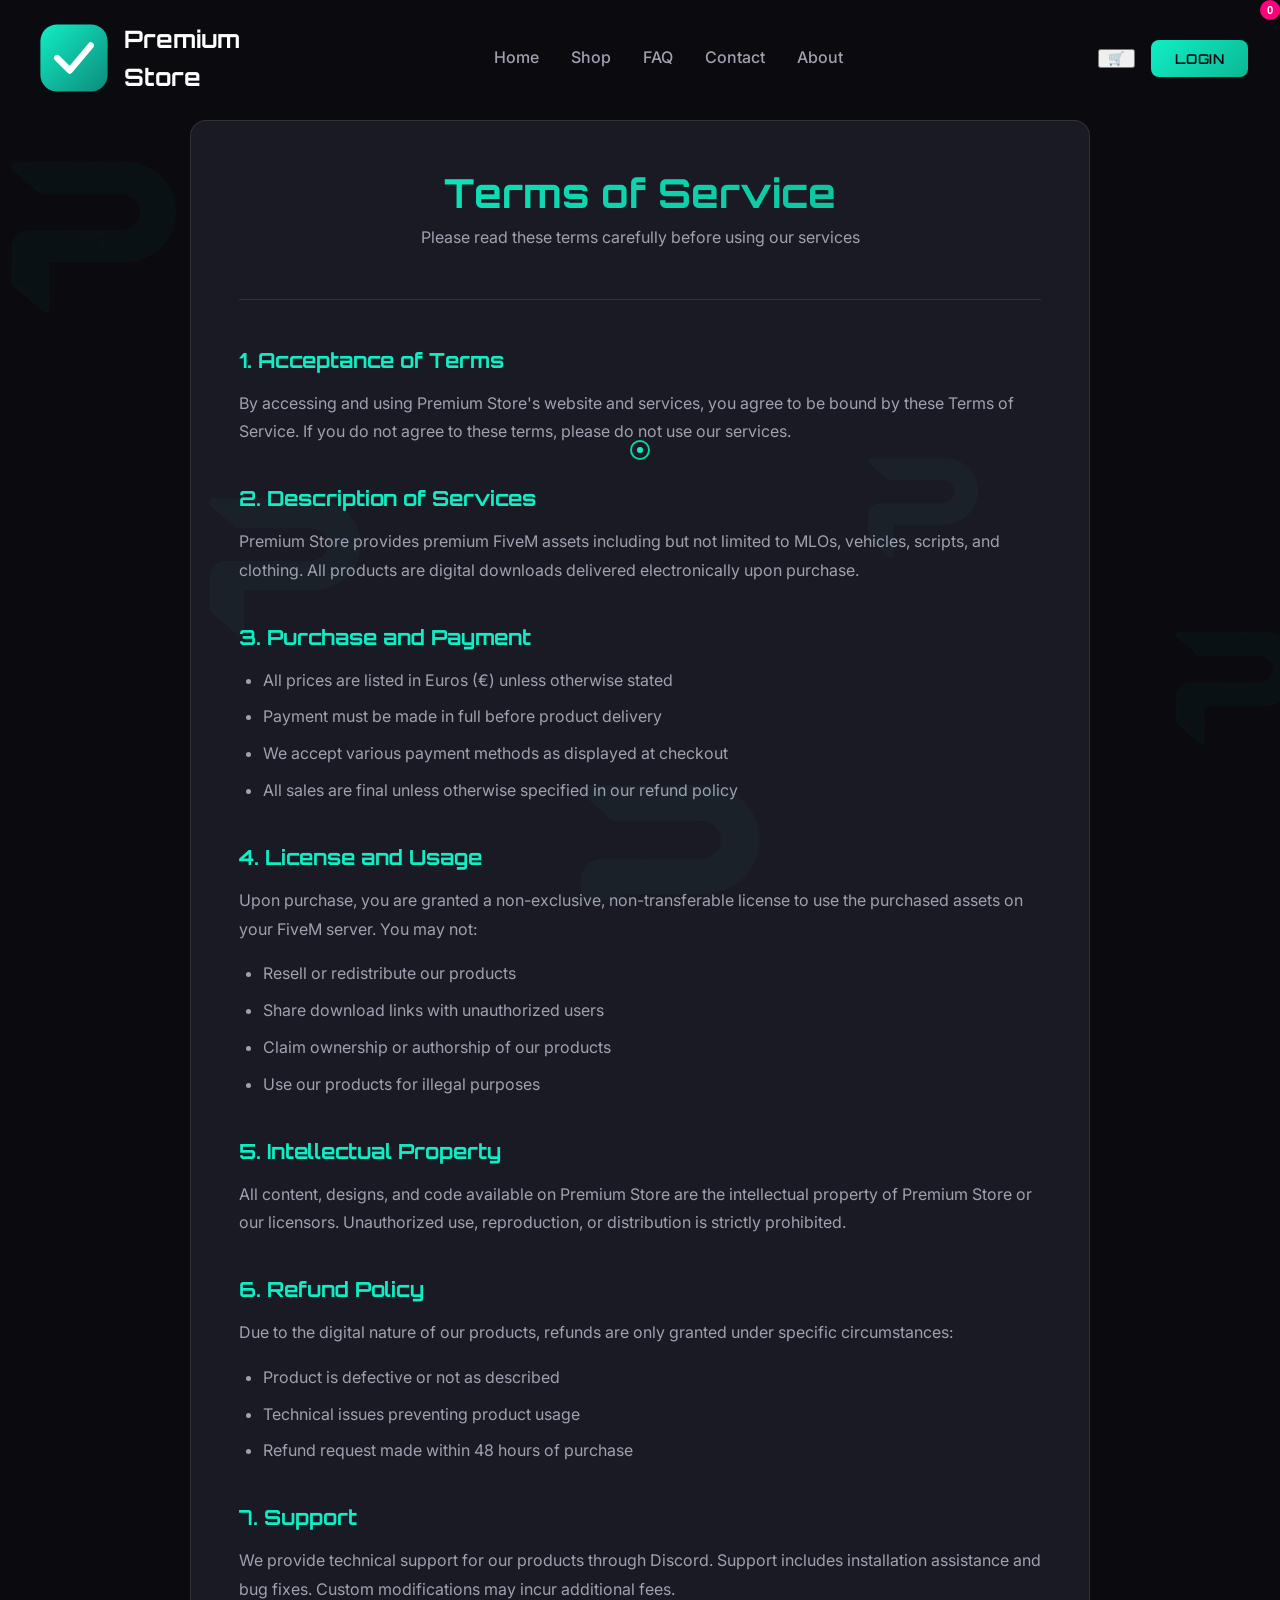
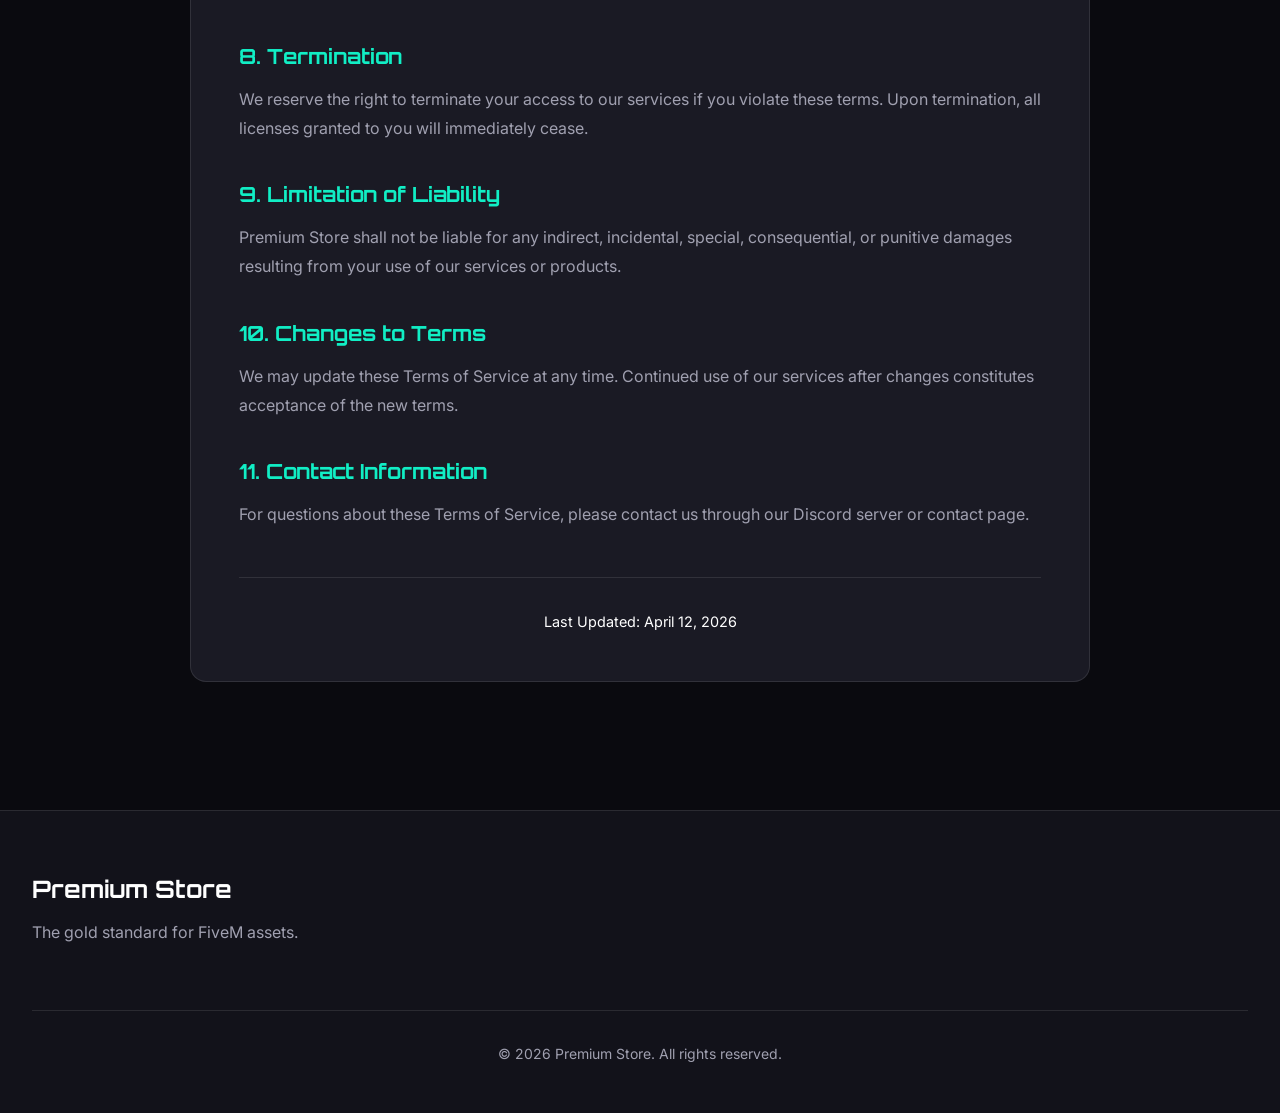
<file: premium-store/terms-of-service.html>
<!DOCTYPE html>
<html lang="en">
<head>
  <meta charset="UTF-8">
  <meta name="viewport" content="width=device-width, initial-scale=1.0">
  <meta name="description" content="Terms of Service - Premium Store FiveM Assets">
  <title>Terms of Service - Premium Store</title>
  <link rel="preconnect" href="https://fonts.googleapis.com">
  <link rel="preconnect" href="https://fonts.gstatic.com" crossorigin>
  <link href="https://fonts.googleapis.com/css2?family=Orbitron:wght@400;500;600;700;800;900&family=Inter:wght@300;400;500;600;700&display=swap" rel="stylesheet">
  <link rel="stylesheet" href="css/style.css">
  <link rel="stylesheet" href="css/components.css">
  <link rel="stylesheet" href="css/auth.css">
  <style>
    .legal-page {
      padding-top: 120px;
      padding-bottom: 4rem;
    }
    
    .legal-container {
      max-width: 900px;
      margin: 0 auto;
      background: var(--bg-card);
      border: 1px solid var(--border-color);
      border-radius: 16px;
      padding: 3rem;
    }
    
    .legal-header {
      text-align: center;
      margin-bottom: 3rem;
      padding-bottom: 2rem;
      border-bottom: 1px solid var(--border-color);
    }
    
    .legal-header h1 {
      font-family: 'Orbitron', sans-serif;
      font-size: 2.5rem;
      background: var(--gradient-primary);
      -webkit-background-clip: text;
      -webkit-text-fill-color: transparent;
      background-clip: text;
      margin-bottom: 0.5rem;
    }
    
    .legal-header p {
      color: var(--text-secondary);
    }
    
    .legal-section {
      margin-bottom: 2.5rem;
    }
    
    .legal-section h2 {
      font-family: 'Orbitron', sans-serif;
      font-size: 1.3rem;
      color: var(--accent-primary);
      margin-bottom: 1rem;
    }
    
    .legal-section p {
      color: var(--text-secondary);
      line-height: 1.8;
      margin-bottom: 1rem;
    }
    
    .legal-section ul {
      color: var(--text-secondary);
      line-height: 1.8;
      margin-left: 1.5rem;
      margin-bottom: 1rem;
    }
    
    .legal-section li {
      margin-bottom: 0.5rem;
    }
    
    .last-updated {
      text-align: center;
      color: var(--text-muted);
      font-size: 0.9rem;
      margin-top: 3rem;
      padding-top: 2rem;
      border-top: 1px solid var(--border-color);
    }
  </style>
</head>
<body>
  <!-- Custom Cursor -->
  <div class="custom-cursor"></div>
  <div class="cursor-dot"></div>

  <!-- Navigation -->
  <nav class="navbar">
    <div class="container">
      <a href="index.html" class="navbar-brand">
        <svg class="logo-icon" viewBox="0 0 40 40" fill="none">
          <defs>
            <linearGradient id="logoGradient" x1="0%" y1="0%" x2="100%" y2="100%">
              <stop offset="0%" style="stop-color:#11eec5"/>
              <stop offset="100%" style="stop-color:#0d8a7a"/>
            </linearGradient>
          </defs>
          <rect x="4" y="4" width="32" height="32" rx="8" fill="url(#logoGradient)"/>
          <path d="M12 20L18 26L28 14" stroke="white" stroke-width="3" stroke-linecap="round" stroke-linejoin="round"/>
        </svg>
        <span>Premium Store</span>
      </a>
      
      <ul class="navbar-menu">
        <li><a href="index.html">Home</a></li>
        <li><a href="shop.html">Shop</a></li>
        <li><a href="faq.html">FAQ</a></li>
        <li><a href="contact.html">Contact</a></li>
        <li><a href="about.html">About</a></li>
      </ul>
      
      <div class="navbar-actions">
        <button class="cart-btn" id="cartBtn">
          <span class="cart-icon">🛒</span>
          <span class="cart-count" id="cartCount">0</span>
        </button>
        <button class="auth-btn" id="authBtn">Login</button>
      </div>
    </div>
  </nav>

  <!-- Legal Content -->
  <section class="legal-page">
    <div class="container">
      <div class="legal-container">
        <div class="legal-header">
          <h1>Terms of Service</h1>
          <p>Please read these terms carefully before using our services</p>
        </div>
        
        <div class="legal-section">
          <h2>1. Acceptance of Terms</h2>
          <p>By accessing and using Premium Store's website and services, you agree to be bound by these Terms of Service. If you do not agree to these terms, please do not use our services.</p>
        </div>
        
        <div class="legal-section">
          <h2>2. Description of Services</h2>
          <p>Premium Store provides premium FiveM assets including but not limited to MLOs, vehicles, scripts, and clothing. All products are digital downloads delivered electronically upon purchase.</p>
        </div>
        
        <div class="legal-section">
          <h2>3. Purchase and Payment</h2>
          <ul>
            <li>All prices are listed in Euros (€) unless otherwise stated</li>
            <li>Payment must be made in full before product delivery</li>
            <li>We accept various payment methods as displayed at checkout</li>
            <li>All sales are final unless otherwise specified in our refund policy</li>
          </ul>
        </div>
        
        <div class="legal-section">
          <h2>4. License and Usage</h2>
          <p>Upon purchase, you are granted a non-exclusive, non-transferable license to use the purchased assets on your FiveM server. You may not:</p>
          <ul>
            <li>Resell or redistribute our products</li>
            <li>Share download links with unauthorized users</li>
            <li>Claim ownership or authorship of our products</li>
            <li>Use our products for illegal purposes</li>
          </ul>
        </div>
        
        <div class="legal-section">
          <h2>5. Intellectual Property</h2>
          <p>All content, designs, and code available on Premium Store are the intellectual property of Premium Store or our licensors. Unauthorized use, reproduction, or distribution is strictly prohibited.</p>
        </div>
        
        <div class="legal-section">
          <h2>6. Refund Policy</h2>
          <p>Due to the digital nature of our products, refunds are only granted under specific circumstances:</p>
          <ul>
            <li>Product is defective or not as described</li>
            <li>Technical issues preventing product usage</li>
            <li>Refund request made within 48 hours of purchase</li>
          </ul>
        </div>
        
        <div class="legal-section">
          <h2>7. Support</h2>
          <p>We provide technical support for our products through Discord. Support includes installation assistance and bug fixes. Custom modifications may incur additional fees.</p>
        </div>
        
        <div class="legal-section">
          <h2>8. Termination</h2>
          <p>We reserve the right to terminate your access to our services if you violate these terms. Upon termination, all licenses granted to you will immediately cease.</p>
        </div>
        
        <div class="legal-section">
          <h2>9. Limitation of Liability</h2>
          <p>Premium Store shall not be liable for any indirect, incidental, special, consequential, or punitive damages resulting from your use of our services or products.</p>
        </div>
        
        <div class="legal-section">
          <h2>10. Changes to Terms</h2>
          <p>We may update these Terms of Service at any time. Continued use of our services after changes constitutes acceptance of the new terms.</p>
        </div>
        
        <div class="legal-section">
          <h2>11. Contact Information</h2>
          <p>For questions about these Terms of Service, please contact us through our Discord server or contact page.</p>
        </div>
        
        <div class="last-updated">
          Last Updated: April 12, 2026
        </div>
      </div>
    </div>
  </section>

  <!-- Footer -->
  <footer class="footer">
    <div class="container">
      <div class="footer-grid">
        <div class="footer-brand">
          <h3>Premium Store</h3>
          <p>The gold standard for FiveM assets.</p>
        </div>
      </div>
      <div class="footer-bottom">
        <p>&copy; 2026 Premium Store. All rights reserved.</p>
      </div>
    </div>
  </footer>

  <!-- Auth Modal -->
  <div class="modal auth-modal" id="authModal">
    <div class="modal-content auth-content">
      <button class="modal-close" id="authModalClose">&times;</button>
      <div class="auth-header">
        <h2>Welcome to Premium Store</h2>
        <p>Choose your login method to continue</p>
      </div>
      <div class="oauth-buttons">
        <button type="button" class="oauth-btn discord-btn" onclick="loginWithDiscord()">
          <span>Login with Discord</span>
        </button>
        <button type="button" class="oauth-btn cfx-btn" onclick="loginWithCFX()">
          <img src="assets/images/cfx.png" alt="CFX">
          <span>Login with CFX</span>
        </button>
      </div>
      <p class="auth-note">By logging in, you agree to our <a href="terms-of-service.html" class="auth-link">Terms of Service</a> and <a href="privacy-policy.html" class="auth-link">Privacy Policy</a></p>
    </div>
  </div>

  <script src="js/database.js"></script>
  <script src="js/auth.js"></script>
  <script src="js/main.js"></script>
</body>
</html>
</file>
<file: premium-store/css/style.css>
/* ========================================
   GLOBAL STYLES - FiveM Premium Storee
   ======================================== */

/* CSS Variables */
:root {
  --bg-primary: #0a0a0f;
  --bg-secondary: #12121a;
  --bg-card: #1a1a24;
  --bg-card-hover: #22222f;
  --accent-primary: #11eec5;
  --accent-secondary: #ff007a;
  --text-primary: #ffffff;
  --text-secondary: #a0a0b0;
  --success: #00ff88;
  --warning: #ffaa00;
  --border-color: rgba(255, 255, 255, 0.1);
  --shadow-glow: 0 0 20px rgba(17, 238, 197, 0.3);
  --shadow-card: 0 8px 32px rgba(0, 0, 0, 0.4);
  --gradient-primary: linear-gradient(135deg, #11eec5 0%, #0bb894 100%);
  --gradient-secondary: linear-gradient(135deg, #ff007a 0%, #cc0066 100%);
  --gradient-hero: linear-gradient(135deg, #0a0a0f 0%, #1a1a2e 50%, #16213e 100%);
  --transition-fast: 0.2s ease;
  --transition-normal: 0.3s ease;
  --transition-slow: 0.5s ease;
}

/* Reset & Base */
* {
  margin: 0;
  padding: 0;
  box-sizing: border-box;
}

html {
  scroll-behavior: smooth;
}

body {
  font-family: 'Inter', -apple-system, BlinkMacSystemFont, 'Segoe UI', sans-serif;
  background-color: var(--bg-primary);
  color: var(--text-primary);
  line-height: 1.6;
  overflow-x: hidden;
}

/* Typography */
h1, h2, h3, h4, h5, h6 {
  font-family: 'Orbitron', sans-serif;
  font-weight: 700;
  line-height: 1.2;
  margin-bottom: 1rem;
}

h1 { font-size: clamp(2rem, 5vw, 3.5rem); }
h2 { font-size: clamp(1.75rem, 4vw, 2.5rem); }
h3 { font-size: clamp(1.25rem, 3vw, 1.75rem); }
h4 { font-size: 1.25rem; }

p {
  margin-bottom: 1rem;
  color: var(--text-secondary);
}

a {
  color: var(--accent-primary);
  text-decoration: none;
  transition: color var(--transition-fast);
}

a:hover {
  color: var(--accent-secondary);
}

/* Container */
.container {
  width: 100%;
  max-width: 1400px;
  margin: 0 auto;
  padding: 0 2rem;
}

/* Buttons */
.btn {
  display: inline-flex;
  align-items: center;
  justify-content: center;
  gap: 0.5rem;
  padding: 0.875rem 2rem;
  font-family: 'Orbitron', sans-serif;
  font-size: 0.9rem;
  font-weight: 600;
  text-transform: uppercase;
  letter-spacing: 1px;
  border: none;
  border-radius: 8px;
  cursor: pointer;
  transition: all var(--transition-normal);
  position: relative;
  overflow: hidden;
}

.btn::before {
  content: '';
  position: absolute;
  top: 0;
  left: -100%;
  width: 100%;
  height: 100%;
  background: linear-gradient(90deg, transparent, rgba(255, 255, 255, 0.2), transparent);
  transition: left 0.5s ease;
}

.btn:hover::before {
  left: 100%;
}

.btn-primary {
  background: var(--gradient-primary);
  color: var(--bg-primary);
  box-shadow: var(--shadow-glow);
}

.btn-primary:hover {
  transform: translateY(-2px);
  box-shadow: 0 0 30px rgba(0, 212, 255, 0.5);
}

.btn-secondary {
  background: transparent;
  color: var(--accent-primary);
  border: 2px solid var(--accent-primary);
}

.btn-secondary:hover {
  background: var(--accent-primary);
  color: var(--bg-primary);
  transform: translateY(-2px);
}

.btn-large {
  padding: 1.125rem 2.5rem;
  font-size: 1rem;
}

/* Cards */
.card {
  background: var(--bg-card);
  border: 1px solid var(--border-color);
  border-radius: 12px;
  padding: 1.5rem;
  transition: all var(--transition-normal);
  backdrop-filter: blur(10px);
}

.card:hover {
  background: var(--bg-card-hover);
  border-color: var(--accent-primary);
  box-shadow: var(--shadow-glow);
  transform: translateY(-4px);
}

/* Glass Effect */
.glass {
  background: rgba(26, 26, 36, 0.6);
  backdrop-filter: blur(20px);
  border: 1px solid var(--border-color);
}

/* Sections */
.section {
  padding: 6rem 0;
}

.section-header {
  text-align: center;
  margin-bottom: 4rem;
}

.section-header h2 {
  margin-bottom: 1rem;
  background: var(--gradient-primary);
  -webkit-background-clip: text;
  -webkit-text-fill-color: transparent;
  background-clip: text;
}

.section-header p {
  font-size: 1.125rem;
  max-width: 600px;
  margin: 0 auto;
}

/* Grid System */
.grid {
  display: grid;
  gap: 2rem;
}

.grid-2 { grid-template-columns: repeat(2, 1fr); }
.grid-3 { grid-template-columns: repeat(3, 1fr); }
.grid-4 { grid-template-columns: repeat(4, 1fr); }

/* Badges */
.badge {
  display: inline-block;
  padding: 0.375rem 0.75rem;
  font-size: 0.75rem;
  font-weight: 600;
  text-transform: uppercase;
  letter-spacing: 0.5px;
  border-radius: 6px;
  background: var(--accent-primary);
  color: var(--bg-primary);
}

.badge-success {
  background: var(--success);
}

.badge-warning {
  background: var(--warning);
}

.badge-secondary {
  background: var(--accent-secondary);
}

/* Animations */
@keyframes fadeIn {
  from {
    opacity: 0;
    transform: translateY(20px);
  }
  to {
    opacity: 1;
    transform: translateY(0);
  }
}

@keyframes slideIn {
  from {
    opacity: 0;
    transform: translateX(-30px);
  }
  to {
    opacity: 1;
    transform: translateX(0);
  }
}

@keyframes pulse {
  0%, 100% {
    opacity: 1;
  }
  50% {
    opacity: 0.5;
  }
}

@keyframes glow {
  0%, 100% {
    box-shadow: 0 0 20px rgba(17, 238, 197, 0.3);
  }
  50% {
    box-shadow: 0 0 40px rgba(17, 238, 197, 0.6);
  }
}

.animate-fade-in {
  animation: fadeIn 0.6s ease forwards;
}

.animate-slide-in {
  animation: slideIn 0.6s ease forwards;
}

/* Scroll Animation Classes */
.scroll-animate {
  opacity: 0;
  transform: translateY(30px);
  transition: all 0.6s ease;
}

.scroll-animate.active {
  opacity: 1;
  transform: translateY(0);
}

/* Utilities */
.text-center { text-align: center; }
.text-left { text-align: left; }
.text-right { text-align: right; }

.mt-1 { margin-top: 0.5rem; }
.mt-2 { margin-top: 1rem; }
.mt-3 { margin-top: 1.5rem; }
.mt-4 { margin-top: 2rem; }
.mb-1 { margin-bottom: 0.5rem; }
.mb-2 { margin-bottom: 1rem; }
.mb-3 { margin-bottom: 1.5rem; }
.mb-4 { margin-bottom: 2rem; }

.hidden { display: none; }
.visible { display: block; }

/* Loading Spinner */
.spinner {
  width: 40px;
  height: 40px;
  border: 4px solid var(--bg-card);
  border-top: 4px solid var(--accent-primary);
  border-radius: 50%;
  animation: spin 1s linear infinite;
}

@keyframes spin {
  0% { transform: rotate(0deg); }
  100% { transform: rotate(360deg); }
}

/* Responsive Design */
@media (max-width: 1200px) {
  .grid-4 { grid-template-columns: repeat(3, 1fr); }
}

@media (max-width: 992px) {
  .grid-3 { grid-template-columns: repeat(2, 1fr); }
  .section { padding: 4rem 0; }
}

@media (max-width: 768px) {
  .grid-2, .grid-3, .grid-4 {
    grid-template-columns: 1fr;
  }
  
  .container {
    padding: 0 1rem;
  }
  
  .section {
    padding: 3rem 0;
  }
  
  .section-header {
    margin-bottom: 2rem;
  }
}

/* Scrollbar */
::-webkit-scrollbar {
  width: 10px;
}

::-webkit-scrollbar-track {
  background: var(--bg-secondary);
}

::-webkit-scrollbar-thumb {
  background: var(--accent-primary);
  border-radius: 5px;
}

::-webkit-scrollbar-thumb:hover {
  background: var(--accent-secondary);
}

/* Page Loader */
.page-loader {
  position: fixed;
  top: 0;
  left: 0;
  width: 100%;
  height: 100%;
  background: rgba(10, 10, 15, 0.7);
  backdrop-filter: blur(10px);
  -webkit-backdrop-filter: blur(10px);
  display: flex;
  align-items: center;
  justify-content: center;
  z-index: 99999;
  transition: opacity 0.5s ease, visibility 0.5s ease;
}

.page-loader.hidden {
  opacity: 0;
  visibility: hidden;
  pointer-events: none;
}

.loader-logo {
  width: 150px;
  height: 150px;
  border-radius: 50%;
  animation: loaderPulse 1.5s infinite ease-in-out;
}

.loader-logo img {
  width: 100%;
  height: 100%;
  object-fit: cover;
  border-radius: 50%;
}

@keyframes loaderPulse {
  0%, 100% {
    transform: scale(1);
    filter: drop-shadow(0 0 30px rgba(17, 238, 197, 0.5));
  }
  50% {
    transform: scale(1.2);
    filter: drop-shadow(0 0 60px rgba(17, 238, 197, 0.9));
  }
}

.loader-spinner {
  position: absolute;
  width: 200px;
  height: 200px;
  border: 3px solid transparent;
  border-top-color: #ffffff;
  border-radius: 50%;
  animation: loaderSpin 1s linear infinite;
}

.loader-spinner::before {
  content: '';
  position: absolute;
  top: 10px;
  left: 10px;
  right: 10px;
  bottom: 10px;
  border: 3px solid transparent;
  border-top-color: rgba(255, 255, 255, 0.6);
  border-radius: 50%;
  animation: loaderSpin 2s linear infinite reverse;
}

@keyframes loaderSpin {
  0% {
    transform: rotate(0deg);
  }
  100% {
    transform: rotate(360deg);
  }
}

/* Custom Cursor */
* {
  cursor: none;
}

.custom-cursor {
  position: fixed;
  width: 20px;
  height: 20px;
  border: 2px solid var(--accent-primary);
  border-radius: 50%;
  pointer-events: none;
  z-index: 99999;
  transform: translate(-50%, -50%);
  transition: width 0.2s, height 0.2s, border-color 0.2s;
  mix-blend-mode: difference;
}

.custom-cursor.hover {
  width: 40px;
  height: 40px;
  border-color: var(--accent-secondary);
  background: rgba(17, 238, 197, 0.1);
}

.cursor-dot {
  position: fixed;
  width: 6px;
  height: 6px;
  background: var(--accent-primary);
  border-radius: 50%;
  pointer-events: none;
  z-index: 99999;
  transform: translate(-50%, -50%);
}

/* Floating Logo for All Pages */
.floating-logo-container {
  position: fixed;
  top: 0;
  left: 0;
  width: 100%;
  height: 100%;
  pointer-events: none;
  z-index: 1;
  overflow: hidden;
}

.floating-logo {
  position: absolute;
  width: 300px;
  height: 300px;
  opacity: 0.03;
  animation: floatingLogoMove 25s infinite ease-in-out;
  border-radius: 50%;
  overflow: hidden;
}

.floating-logo img {
  width: 100%;
  height: 100%;
  object-fit: cover;
  border-radius: 50%;
}

.floating-logo:nth-child(1) {
  top: 10%;
  left: -5%;
  animation-delay: 0s;
  animation-duration: 30s;
  transform: scale(1.2);
}

.floating-logo:nth-child(2) {
  top: 60%;
  right: -8%;
  animation-delay: 5s;
  animation-duration: 22s;
  transform: scale(0.9);
}

.floating-logo:nth-child(3) {
  bottom: 20%;
  left: 10%;
  animation-delay: 10s;
  animation-duration: 28s;
  transform: scale(1.1);
}

.floating-logo:nth-child(4) {
  top: 40%;
  left: 60%;
  animation-delay: 15s;
  animation-duration: 24s;
  transform: scale(0.8);
}

.floating-logo:nth-child(5) {
  top: 80%;
  left: 40%;
  animation-delay: 8s;
  animation-duration: 26s;
  transform: scale(1.3);
}

@keyframes floatingLogoMove {
  0%, 100% {
    transform: translateY(0) translateX(0) rotate(0deg) scale(1);
    opacity: 0.03;
  }
  25% {
    transform: translateY(-80px) translateX(40px) rotate(5deg) scale(1.05);
    opacity: 0.05;
  }
  50% {
    transform: translateY(-40px) translateX(-60px) rotate(-5deg) scale(0.95);
    opacity: 0.04;
  }
  75% {
    transform: translateY(-100px) translateX(20px) rotate(8deg) scale(1.02);
    opacity: 0.06;
  }
}
</file>
<file: premium-store/css/components.css>
/* ========================================
   COMPONENTS - Navigation, Footer, etc.
   ======================================== */

/* Navigation */
.navbar {
  position: fixed;
  top: 0;
  left: 0;
  right: 0;
  z-index: 1000;
  padding: 1rem 0;
  transition: all var(--transition-normal);
}

.navbar.scrolled {
  background: rgba(10, 10, 15, 0.95);
  backdrop-filter: blur(20px);
  box-shadow: 0 4px 20px rgba(0, 0, 0, 0.5);
  padding: 0.75rem 0;
}

.navbar .container {
  display: flex;
  align-items: center;
  justify-content: space-between;
}

.navbar-brand {
  font-family: 'Orbitron', sans-serif;
  font-size: 1.5rem;
  font-weight: 700;
  color: var(--text-primary);
  display: flex;
  align-items: center;
  gap: 0.5rem;
}

.navbar-brand:hover {
  color: var(--accent-primary);
}

.brand-icon {
  width: 40px;
  height: 40px;
  background: var(--gradient-primary);
  border-radius: 8px;
  display: flex;
  align-items: center;
  justify-content: center;
  font-size: 1.25rem;
}

.brand-logo {
  width: 40px;
  height: 40px;
  object-fit: contain;
}

.navbar-menu {
  display: flex;
  align-items: center;
  gap: 2rem;
  list-style: none;
}

.navbar-menu a {
  color: var(--text-secondary);
  font-weight: 500;
  position: relative;
  padding: 0.5rem 0;
  transition: color var(--transition-fast);
}

.navbar-menu a::after {
  content: '';
  position: absolute;
  bottom: 0;
  left: 0;
  width: 0;
  height: 2px;
  background: var(--gradient-primary);
  transition: width var(--transition-normal);
}

.navbar-menu a:hover,
.navbar-menu a.active {
  color: var(--accent-primary);
}

.navbar-menu a:hover::after,
.navbar-menu a.active::after {
  width: 100%;
}

.navbar-actions {
  display: flex;
  align-items: center;
  gap: 1rem;
}

.cart-icon {
  position: relative;
  cursor: pointer;
  padding: 0.5rem;
  transition: transform var(--transition-fast);
}

.cart-icon:hover {
  transform: scale(1.1);
}

.cart-count {
  position: absolute;
  top: 0;
  right: 0;
  background: var(--accent-secondary);
  color: var(--text-primary);
  font-size: 0.7rem;
  font-weight: 700;
  width: 20px;
  height: 20px;
  border-radius: 50%;
  display: flex;
  align-items: center;
  justify-content: center;
}

/* Mobile Menu Toggle */
.menu-toggle {
  display: none;
  flex-direction: column;
  gap: 5px;
  cursor: pointer;
  padding: 0.5rem;
}

.menu-toggle span {
  width: 25px;
  height: 3px;
  background: var(--text-primary);
  border-radius: 3px;
  transition: all var(--transition-fast);
}

.menu-toggle.active span:nth-child(1) {
  transform: rotate(45deg) translate(5px, 5px);
}

.menu-toggle.active span:nth-child(2) {
  opacity: 0;
}

.menu-toggle.active span:nth-child(3) {
  transform: rotate(-45deg) translate(7px, -6px);
}

/* Mobile Menu */
@media (max-width: 992px) {
  .menu-toggle {
    display: flex;
  }

  .navbar-menu {
    position: fixed;
    top: 80px;
    left: -100%;
    width: 100%;
    height: calc(100vh - 80px);
    background: rgba(10, 10, 15, 0.98);
    backdrop-filter: blur(20px);
    flex-direction: column;
    justify-content: flex-start;
    padding: 2rem;
    gap: 1.5rem;
    transition: left var(--transition-normal);
  }

  .navbar-menu.active {
    left: 0;
  }

  .navbar-menu a {
    font-size: 1.25rem;
  }
}

/* Footer */
.footer {
  background: var(--bg-secondary);
  border-top: 1px solid var(--border-color);
  padding: 4rem 0 2rem;
  margin-top: 4rem;
}

.footer-grid {
  display: grid;
  grid-template-columns: 2fr 1fr 1fr 1fr;
  gap: 3rem;
  margin-bottom: 3rem;
}

.footer-brand h3 {
  font-size: 1.5rem;
  margin-bottom: 1rem;
  color: var(--text-primary);
}

.footer-brand p {
  max-width: 300px;
}

.footer-section h4 {
  color: var(--text-primary);
  margin-bottom: 1.5rem;
  font-size: 1.125rem;
}

.footer-links {
  list-style: none;
}

.footer-links li {
  margin-bottom: 0.75rem;
}

.footer-links a {
  color: var(--text-secondary);
  transition: all var(--transition-fast);
}

.footer-links a:hover {
  color: var(--accent-primary);
  padding-left: 5px;
}

.social-links {
  display: flex;
  gap: 1rem;
  margin-top: 1.5rem;
}

.social-link {
  width: 40px;
  height: 40px;
  background: var(--bg-card);
  border: 1px solid var(--border-color);
  border-radius: 8px;
  display: flex;
  align-items: center;
  justify-content: center;
  transition: all var(--transition-fast);
}

.social-link:hover {
  background: var(--accent-primary);
  border-color: var(--accent-primary);
  transform: translateY(-3px);
}

.footer-bottom {
  border-top: 1px solid var(--border-color);
  padding-top: 2rem;
  text-align: center;
  color: var(--text-secondary);
  font-size: 0.875rem;
}

@media (max-width: 992px) {
  .footer-grid {
    grid-template-columns: repeat(2, 1fr);
  }
}

@media (max-width: 576px) {
  .footer-grid {
    grid-template-columns: 1fr;
  }
}

/* Product Card */
.product-card {
  background: var(--bg-card);
  border: 1px solid var(--border-color);
  border-radius: 12px;
  overflow: hidden;
  transition: all var(--transition-normal);
  cursor: pointer;
}

.product-card:hover {
  border-color: var(--accent-primary);
  box-shadow: var(--shadow-glow);
  transform: translateY(-8px);
}

.product-image {
  position: relative;
  width: 100%;
  height: 250px;
  overflow: hidden;
  background: var(--bg-secondary);
}

.product-image img {
  width: 100%;
  height: 100%;
  object-fit: cover;
  transition: transform var(--transition-slow);
}

.product-card:hover .product-image img {
  transform: scale(1.1);
}

.product-badge {
  position: absolute;
  top: 1rem;
  left: 1rem;
}

.product-quick-view {
  position: absolute;
  bottom: -50px;
  left: 0;
  right: 0;
  background: rgba(17, 238, 197, 0.9);
  color: var(--bg-primary);
  text-align: center;
  padding: 0.75rem;
  font-weight: 600;
  transition: bottom var(--transition-normal);
}

.product-card:hover .product-quick-view {
  bottom: 0;
}

.product-info {
  padding: 1.5rem;
}

.product-category {
  font-size: 0.75rem;
  color: var(--accent-primary);
  text-transform: uppercase;
  letter-spacing: 1px;
  margin-bottom: 0.5rem;
}

.product-title {
  font-size: 1.125rem;
  font-weight: 600;
  margin-bottom: 0.5rem;
  color: var(--text-primary);
}

.product-description {
  font-size: 0.875rem;
  color: var(--text-secondary);
  margin-bottom: 1rem;
  display: -webkit-box;
  -webkit-line-clamp: 2;
  -webkit-box-orient: vertical;
  overflow: hidden;
}

.product-footer {
  display: flex;
  align-items: center;
  justify-content: space-between;
}

.product-price {
  font-family: 'Orbitron', sans-serif;
  font-size: 1.25rem;
  font-weight: 700;
  color: var(--accent-primary);
}

.product-price .original-price {
  font-size: 0.875rem;
  color: var(--text-secondary);
  text-decoration: line-through;
  margin-left: 0.5rem;
}

.add-to-cart-btn {
  padding: 0.5rem 1rem;
  font-size: 0.875rem;
  background: var(--gradient-primary);
  color: var(--bg-primary);
  border: none;
  border-radius: 6px;
  font-weight: 600;
  cursor: pointer;
  transition: all var(--transition-fast);
}

.add-to-cart-btn:hover {
  transform: scale(1.05);
  box-shadow: var(--shadow-glow);
}

/* Modal */
.modal {
  display: none;
  position: fixed;
  top: 0;
  left: 0;
  right: 0;
  bottom: 0;
  background: rgba(0, 0, 0, 0.8);
  backdrop-filter: blur(10px);
  z-index: 2000;
  align-items: center;
  justify-content: center;
  padding: 2rem;
}

.modal.active {
  display: flex;
}

.modal-content {
  background: var(--bg-card);
  border: 1px solid var(--border-color);
  border-radius: 16px;
  max-width: 600px;
  width: 100%;
  max-height: 90vh;
  overflow-y: auto;
  padding: 2rem;
  position: relative;
  animation: fadeIn 0.3s ease;
}

.modal-close {
  position: absolute;
  top: 1rem;
  right: 1rem;
  background: none;
  border: none;
  color: var(--text-secondary);
  font-size: 1.5rem;
  cursor: pointer;
  transition: color var(--transition-fast);
}

.modal-close:hover {
  color: var(--accent-secondary);
}

/* Cart Sidebar */
.cart-sidebar {
  position: fixed;
  top: 0;
  right: -400px;
  width: 400px;
  height: 100vh;
  background: var(--bg-secondary);
  border-left: 1px solid var(--border-color);
  z-index: 1500;
  transition: right var(--transition-normal);
  display: flex;
  flex-direction: column;
}

.cart-sidebar.active {
  right: 0;
}

.cart-overlay {
  display: none;
  position: fixed;
  top: 0;
  left: 0;
  right: 0;
  bottom: 0;
  background: rgba(0, 0, 0, 0.7);
  z-index: 1400;
}

.cart-overlay.active {
  display: block;
}

.cart-header {
  padding: 1.5rem;
  border-bottom: 1px solid var(--border-color);
  display: flex;
  align-items: center;
  justify-content: space-between;
}

.cart-header h3 {
  margin: 0;
}

.cart-items {
  flex: 1;
  overflow-y: auto;
  padding: 1.5rem;
}

.cart-item {
  display: flex;
  gap: 1rem;
  padding: 1rem;
  background: var(--bg-card);
  border-radius: 8px;
  margin-bottom: 1rem;
}

.cart-item-image {
  width: 80px;
  height: 80px;
  border-radius: 6px;
  overflow: hidden;
  flex-shrink: 0;
}

.cart-item-image img {
  width: 100%;
  height: 100%;
  object-fit: cover;
}

.cart-item-info {
  flex: 1;
}

.cart-item-title {
  font-weight: 600;
  margin-bottom: 0.25rem;
}

.cart-item-price {
  color: var(--accent-primary);
  font-weight: 700;
  margin-bottom: 0.5rem;
}

.cart-item-quantity {
  display: flex;
  align-items: center;
  gap: 0.5rem;
}

.qty-btn {
  width: 28px;
  height: 28px;
  background: var(--bg-secondary);
  border: 1px solid var(--border-color);
  border-radius: 4px;
  color: var(--text-primary);
  cursor: pointer;
  display: flex;
  align-items: center;
  justify-content: center;
  transition: all var(--transition-fast);
}

.qty-btn:hover {
  background: var(--accent-primary);
  color: var(--bg-primary);
}

.cart-item-remove {
  background: none;
  border: none;
  color: var(--accent-secondary);
  cursor: pointer;
  font-size: 0.875rem;
  margin-top: 0.5rem;
}

.cart-footer {
  padding: 1.5rem;
  border-top: 1px solid var(--border-color);
}

.cart-total {
  display: flex;
  align-items: center;
  justify-content: space-between;
  margin-bottom: 1rem;
  font-size: 1.25rem;
  font-weight: 700;
}

.cart-total-price {
  color: var(--accent-primary);
  font-family: 'Orbitron', sans-serif;
}

.currency-converter {
  margin-bottom: 1rem;
  padding: 0.75rem;
  background: var(--bg-secondary);
  border-radius: 8px;
  border: 1px solid var(--border-color);
}

.converter-label {
  display: block;
  font-size: 0.75rem;
  color: var(--text-secondary);
  margin-bottom: 0.5rem;
  text-transform: uppercase;
  letter-spacing: 0.5px;
}

.converter-values {
  display: flex;
  flex-direction: column;
  gap: 0.25rem;
}

.converter-value {
  font-size: 0.875rem;
  color: var(--text-primary);
  font-family: 'Orbitron', sans-serif;
}

.checkout-btn {
  width: 100%;
  padding: 1rem;
  background: var(--gradient-primary);
  color: var(--bg-primary);
  border: none;
  border-radius: 8px;
  font-weight: 700;
  font-size: 1rem;
  cursor: pointer;
  transition: all var(--transition-fast);
}

.checkout-btn:hover {
  box-shadow: var(--shadow-glow);
  transform: translateY(-2px);
}

@media (max-width: 576px) {
  .cart-sidebar {
    width: 100%;
    right: -100%;
  }
}

/* Alert/Toast */
.toast {
  position: fixed;
  bottom: 2rem;
  right: 2rem;
  background: var(--bg-card);
  border: 1px solid var(--success);
  border-radius: 8px;
  padding: 1rem 1.5rem;
  box-shadow: var(--shadow-card);
  z-index: 3000;
  animation: slideInRight 0.3s ease;
}

@keyframes slideInRight {
  from {
    transform: translateX(100%);
    opacity: 0;
  }
  to {
    transform: translateX(0);
    opacity: 1;
  }
}

.toast-message {
  color: var(--success);
  font-weight: 600;
}
</file>
<file: premium-store/css/auth.css>
/* ========================================
   AUTHENTICATION STYLES - Login/Signup Modal, Profile Dropdown
   ======================================== */

/* Auth Button in Navbar */
.auth-container {
  position: relative;
}

.auth-btn {
  padding: 0.625rem 1.5rem;
  background: var(--gradient-primary);
  color: var(--bg-primary);
  border: none;
  border-radius: 8px;
  font-family: 'Orbitron', sans-serif;
  font-size: 0.85rem;
  font-weight: 600;
  cursor: pointer;
  transition: all var(--transition-normal);
  text-transform: uppercase;
  letter-spacing: 0.5px;
}

.auth-btn:hover {
  transform: translateY(-2px);
  box-shadow: var(--shadow-glow);
}

/* Profile Dropdown */
.profile-dropdown {
  position: relative;
}

.profile-trigger {
  display: flex;
  align-items: center;
  gap: 0.75rem;
  padding: 0.5rem 1rem;
  background: var(--bg-card);
  border: 1px solid var(--border-color);
  border-radius: 12px;
  cursor: pointer;
  transition: all var(--transition-normal);
}

.profile-trigger:hover {
  border-color: var(--accent-primary);
  background: var(--bg-card-hover);
}

.profile-avatar {
  width: 36px;
  height: 36px;
  background: var(--gradient-primary);
  border-radius: 50%;
  display: flex;
  align-items: center;
  justify-content: center;
  font-weight: 700;
  font-size: 1rem;
  color: var(--bg-primary);
}

.profile-username {
  font-weight: 600;
  color: var(--text-primary);
  max-width: 120px;
  overflow: hidden;
  text-overflow: ellipsis;
  white-space: nowrap;
}

.dropdown-menu {
  position: absolute;
  top: calc(100% + 0.5rem);
  right: 0;
  min-width: 220px;
  background: var(--bg-card);
  border: 1px solid var(--border-color);
  border-radius: 12px;
  box-shadow: var(--shadow-card);
  opacity: 0;
  visibility: hidden;
  transform: translateY(-10px);
  transition: all var(--transition-normal);
  z-index: 1100;
  overflow: hidden;
}

.profile-dropdown.active .dropdown-menu {
  opacity: 1;
  visibility: visible;
  transform: translateY(0);
}

.dropdown-item {
  display: flex;
  align-items: center;
  gap: 0.75rem;
  padding: 0.875rem 1rem;
  color: var(--text-secondary);
  transition: all var(--transition-fast);
  border-bottom: 1px solid var(--border-color);
}

.dropdown-item:last-child {
  border-bottom: none;
}

.dropdown-item:hover {
  background: var(--bg-card-hover);
  color: var(--accent-primary);
  padding-left: 1.25rem;
}

.dropdown-divider {
  height: 1px;
  background: var(--border-color);
  margin: 0.5rem 0;
}

.logout-btn:hover {
  color: var(--accent-secondary);
}

/* Auth Modal */
.auth-modal .modal-content {
  max-width: 500px;
  padding: 2.5rem;
  background: linear-gradient(135deg, rgba(26, 26, 36, 0.95) 0%, rgba(18, 18, 26, 0.98) 100%);
  backdrop-filter: blur(30px);
  border: 1px solid rgba(17, 238, 197, 0.2);
  box-shadow: 0 20px 60px rgba(0, 0, 0, 0.8), 0 0 40px rgba(17, 238, 197, 0.1);
}

.auth-header {
  text-align: center;
  margin-bottom: 2rem;
}

.auth-header h2 {
  font-size: 1.75rem;
  margin-bottom: 0.5rem;
  background: var(--gradient-primary);
  -webkit-background-clip: text;
  -webkit-text-fill-color: transparent;
  background-clip: text;
}

.auth-header p {
  color: var(--text-secondary);
  font-size: 0.95rem;
}

/* Auth Tabs */
.auth-tabs {
  display: flex;
  gap: 0.5rem;
  margin-bottom: 2rem;
  background: var(--bg-secondary);
  padding: 0.5rem;
  border-radius: 12px;
}

.tab-btn {
  flex: 1;
  padding: 0.875rem;
  background: transparent;
  border: none;
  color: var(--text-secondary);
  font-family: 'Orbitron', sans-serif;
  font-size: 0.9rem;
  font-weight: 600;
  cursor: pointer;
  border-radius: 8px;
  transition: all var(--transition-normal);
  text-transform: uppercase;
  letter-spacing: 0.5px;
}

.tab-btn:hover {
  color: var(--text-primary);
  background: var(--bg-card);
}

.tab-btn.active {
  background: var(--gradient-primary);
  color: var(--bg-primary);
  box-shadow: var(--shadow-glow);
}

/* Auth Forms */
.auth-form {
  animation: fadeIn 0.3s ease;
}

.form-group {
  margin-bottom: 1.5rem;
}

.form-group label {
  display: block;
  margin-bottom: 0.5rem;
  color: var(--text-primary);
  font-weight: 500;
  font-size: 0.9rem;
}

.form-group input[type="email"],
.form-group input[type="password"],
.form-group input[type="text"] {
  width: 100%;
  padding: 0.875rem 1rem;
  background: var(--bg-secondary);
  border: 2px solid var(--border-color);
  border-radius: 8px;
  color: var(--text-primary);
  font-size: 1rem;
  transition: all var(--transition-fast);
  font-family: 'Inter', sans-serif;
}

.form-group input:focus {
  outline: none;
  border-color: var(--accent-primary);
  box-shadow: 0 0 0 3px rgba(17, 238, 197, 0.1);
}

.form-group input::placeholder {
  color: var(--text-secondary);
  opacity: 0.6;
}

/* Password Input Wrapper */
.password-input-wrapper {
  position: relative;
}

.password-input-wrapper input {
  padding-right: 3rem;
}

.password-toggle {
  position: absolute;
  right: 1rem;
  top: 50%;
  transform: translateY(-50%);
  background: none;
  border: none;
  color: var(--text-secondary);
  cursor: pointer;
  font-size: 1.25rem;
  transition: color var(--transition-fast);
  padding: 0.25rem;
}

.password-toggle:hover {
  color: var(--accent-primary);
}

/* Password Strength Meter */
.password-strength-meter {
  margin-top: 0.75rem;
  margin-bottom: 0.5rem;
}

.strength-bar {
  height: 4px;
  background: var(--bg-secondary);
  border-radius: 2px;
  overflow: hidden;
  position: relative;
}

.strength-bar::before {
  content: '';
  position: absolute;
  top: 0;
  left: 0;
  height: 100%;
  width: 0;
  transition: all var(--transition-normal);
  border-radius: 2px;
}

.strength-bar.weak::before {
  width: 25%;
  background: #ff4444;
}

.strength-bar.fair::before {
  width: 50%;
  background: #ffaa00;
}

.strength-bar.good::before {
  width: 75%;
  background: #ffdd00;
}

.strength-bar.strong::before {
  width: 100%;
  background: #00ff88;
}

.strength-text {
  font-size: 0.8rem;
  color: var(--text-secondary);
  margin-top: 0.375rem;
  transition: color var(--transition-fast);
}

.strength-text.weak {
  color: #ff4444;
}

.strength-text.fair {
  color: #ffaa00;
}

.strength-text.good {
  color: #ffdd00;
}

.strength-text.strong {
  color: #00ff88;
}

/* Form Error Messages */
.form-error {
  display: block;
  margin-top: 0.375rem;
  font-size: 0.8rem;
  color: var(--accent-secondary);
  min-height: 1.25rem;
  transition: all var(--transition-fast);
}

.form-group input.error {
  border-color: var(--accent-secondary);
}

.form-group input.success {
  border-color: var(--success);
}

/* Form Options */
.form-options {
  display: flex;
  justify-content: space-between;
  align-items: center;
  margin-bottom: 1.5rem;
  flex-wrap: wrap;
  gap: 0.5rem;
}

.checkbox-label {
  display: flex;
  align-items: center;
  gap: 0.5rem;
  cursor: pointer;
  color: var(--text-secondary);
  font-size: 0.9rem;
}

.checkbox-label input[type="checkbox"] {
  width: 18px;
  height: 18px;
  cursor: pointer;
  accent-color: var(--accent-primary);
}

.checkbox-label a {
  color: var(--accent-primary);
  text-decoration: underline;
}

.forgot-password {
  color: var(--accent-primary);
  font-size: 0.9rem;
  transition: color var(--transition-fast);
}

.forgot-password:hover {
  color: var(--accent-secondary);
  text-decoration: underline;
}

/* Auth Submit Button */
.auth-submit-btn {
  width: 100%;
  padding: 1rem;
  background: var(--gradient-primary);
  color: var(--bg-primary);
  border: none;
  border-radius: 8px;
  font-family: 'Orbitron', sans-serif;
  font-size: 1rem;
  font-weight: 700;
  cursor: pointer;
  transition: all var(--transition-normal);
  text-transform: uppercase;
  letter-spacing: 1px;
  margin-bottom: 1.5rem;
  position: relative;
  overflow: hidden;
}

.auth-submit-btn::before {
  content: '';
  position: absolute;
  top: 0;
  left: -100%;
  width: 100%;
  height: 100%;
  background: linear-gradient(90deg, transparent, rgba(255, 255, 255, 0.3), transparent);
  transition: left 0.5s ease;
}

.auth-submit-btn:hover::before {
  left: 100%;
}

.auth-submit-btn:hover {
  transform: translateY(-2px);
  box-shadow: 0 0 30px rgba(17, 238, 197, 0.5);
}

.auth-submit-btn:active {
  transform: translateY(0);
}

.auth-submit-btn:disabled {
  opacity: 0.6;
  cursor: not-allowed;
  transform: none;
}

/* Social Auth Divider */
.social-auth-divider {
  display: flex;
  align-items: center;
  gap: 1rem;
  margin-bottom: 1.5rem;
  color: var(--text-secondary);
  font-size: 0.85rem;
}

.social-auth-divider::before,
.social-auth-divider::after {
  content: '';
  flex: 1;
  height: 1px;
  background: var(--border-color);
}

/* Social Auth Buttons */
.social-auth-buttons {
  display: grid;
  grid-template-columns: 1fr 1fr;
  gap: 1rem;
}

.social-btn {
  display: flex;
  align-items: center;
  justify-content: center;
  gap: 0.5rem;
  padding: 0.875rem 1rem;
  background: var(--bg-secondary);
  border: 2px solid var(--border-color);
  border-radius: 8px;
  color: var(--text-primary);
  font-weight: 600;
  font-size: 0.9rem;
  cursor: pointer;
  transition: all var(--transition-normal);
  font-family: 'Inter', sans-serif;
}

.social-btn svg {
  width: 20px;
  height: 20px;
}

.social-btn:hover {
  transform: translateY(-2px);
  box-shadow: var(--shadow-card);
}

.discord-btn {
  --social-color: #5865F2;
}

.discord-btn:hover {
  background: var(--social-color);
  border-color: var(--social-color);
}

.google-btn {
  --social-color: #DB4437;
}

.google-btn:hover {
  background: var(--social-color);
  border-color: var(--social-color);
}

/* Responsive Design */
@media (max-width: 768px) {
  .auth-modal .modal-content {
    padding: 2rem 1.5rem;
    max-width: 95%;
  }

  .auth-header h2 {
    font-size: 1.5rem;
  }

  .social-auth-buttons {
    grid-template-columns: 1fr;
  }

  .form-options {
    flex-direction: column;
    align-items: flex-start;
  }

  .profile-username {
    max-width: 80px;
  }
}

@media (max-width: 576px) {
  .auth-modal {
    padding: 1rem;
  }

  .auth-modal .modal-content {
    padding: 1.5rem 1rem;
    max-height: 95vh;
  }

  .auth-tabs {
    flex-direction: column;
  }

  .tab-btn {
    padding: 0.75rem;
  }

  .auth-btn {
    padding: 0.5rem 1rem;
    font-size: 0.8rem;
  }

  .profile-trigger {
    padding: 0.375rem 0.75rem;
  }

  .profile-avatar {
    width: 32px;
    height: 32px;
    font-size: 0.9rem;
  }

  .profile-username {
    max-width: 60px;
    font-size: 0.85rem;
  }

  .dropdown-menu {
    min-width: 180px;
  }

  .dropdown-item {
    padding: 0.75rem 0.875rem;
    font-size: 0.9rem;
  }
}

/* Animation for tab switching */
@keyframes slideIn {
  from {
    opacity: 0;
    transform: translateX(20px);
  }
  to {
    opacity: 1;
    transform: translateX(0);
  }
}

.auth-form {
  animation: slideIn 0.3s ease;
}

/* OAuth Buttons */
.oauth-buttons {
  display: flex;
  flex-direction: column;
  gap: 1rem;
  margin-top: 2rem;
}

.oauth-btn {
  display: flex;
  align-items: center;
  justify-content: center;
  gap: 0.75rem;
  padding: 1rem 1.5rem;
  border: none;
  border-radius: 12px;
  font-family: 'Orbitron', sans-serif;
  font-size: 1rem;
  font-weight: 600;
  cursor: pointer;
  transition: all var(--transition-normal);
  color: white;
}

.oauth-btn svg {
  width: 24px;
  height: 24px;
}

.oauth-btn.discord-btn {
  background: linear-gradient(135deg, #5865F2 0%, #4752C4 100%);
}

.oauth-btn.cfx-btn {
  background: linear-gradient(135deg, #ff6b00 0%, #ff8c00 100%);
}

.oauth-btn.cfx-btn img {
  width: 24px;
  height: 24px;
  object-fit: contain;
  filter: brightness(0) invert(1);
}

.oauth-btn:hover {
  transform: translateY(-3px);
  box-shadow: 0 10px 30px rgba(0, 0, 0, 0.3);
}

.auth-note {
  text-align: center;
  color: var(--text-secondary);
  font-size: 0.85rem;
  margin-top: 1.5rem;
}

.auth-link {
  color: var(--accent-primary);
  text-decoration: none;
  font-weight: 500;
  transition: color 0.3s ease;
}

.auth-link:hover {
  color: var(--accent-secondary);
  text-decoration: underline;
}
</file>
